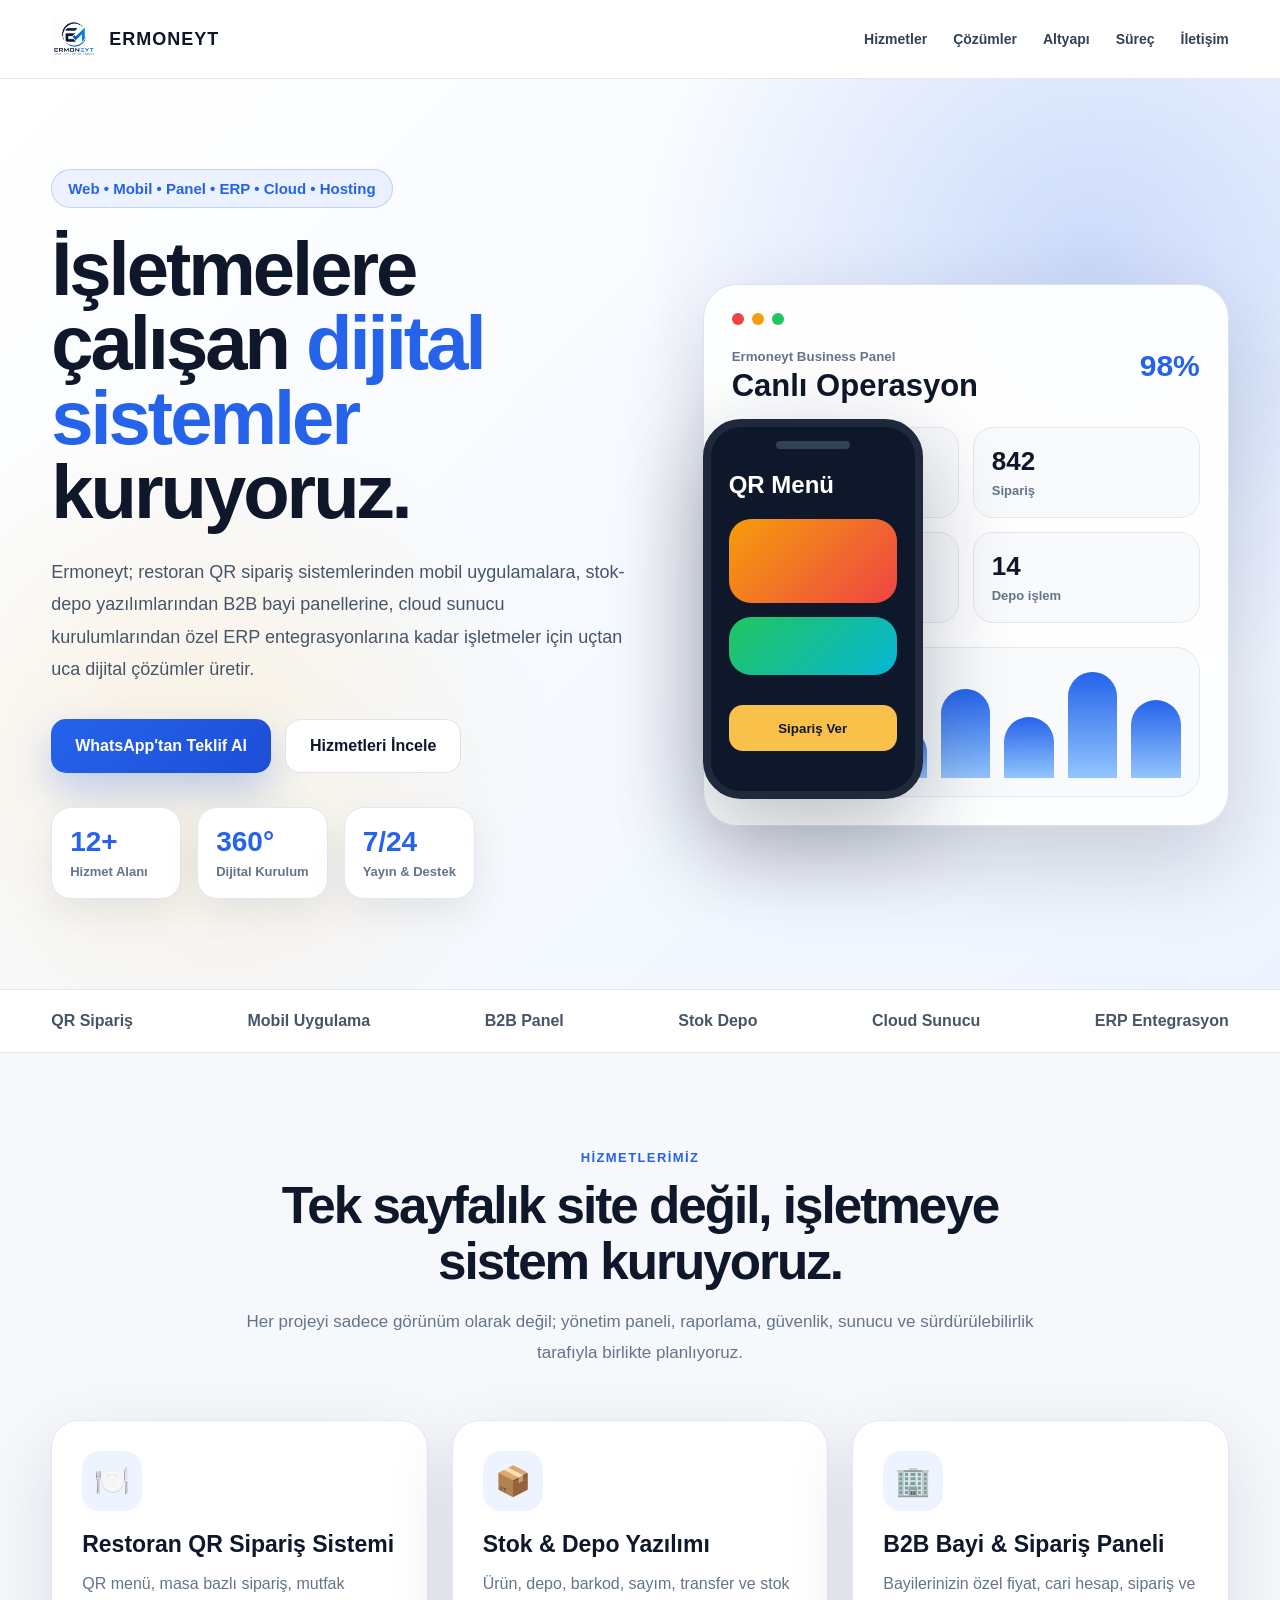
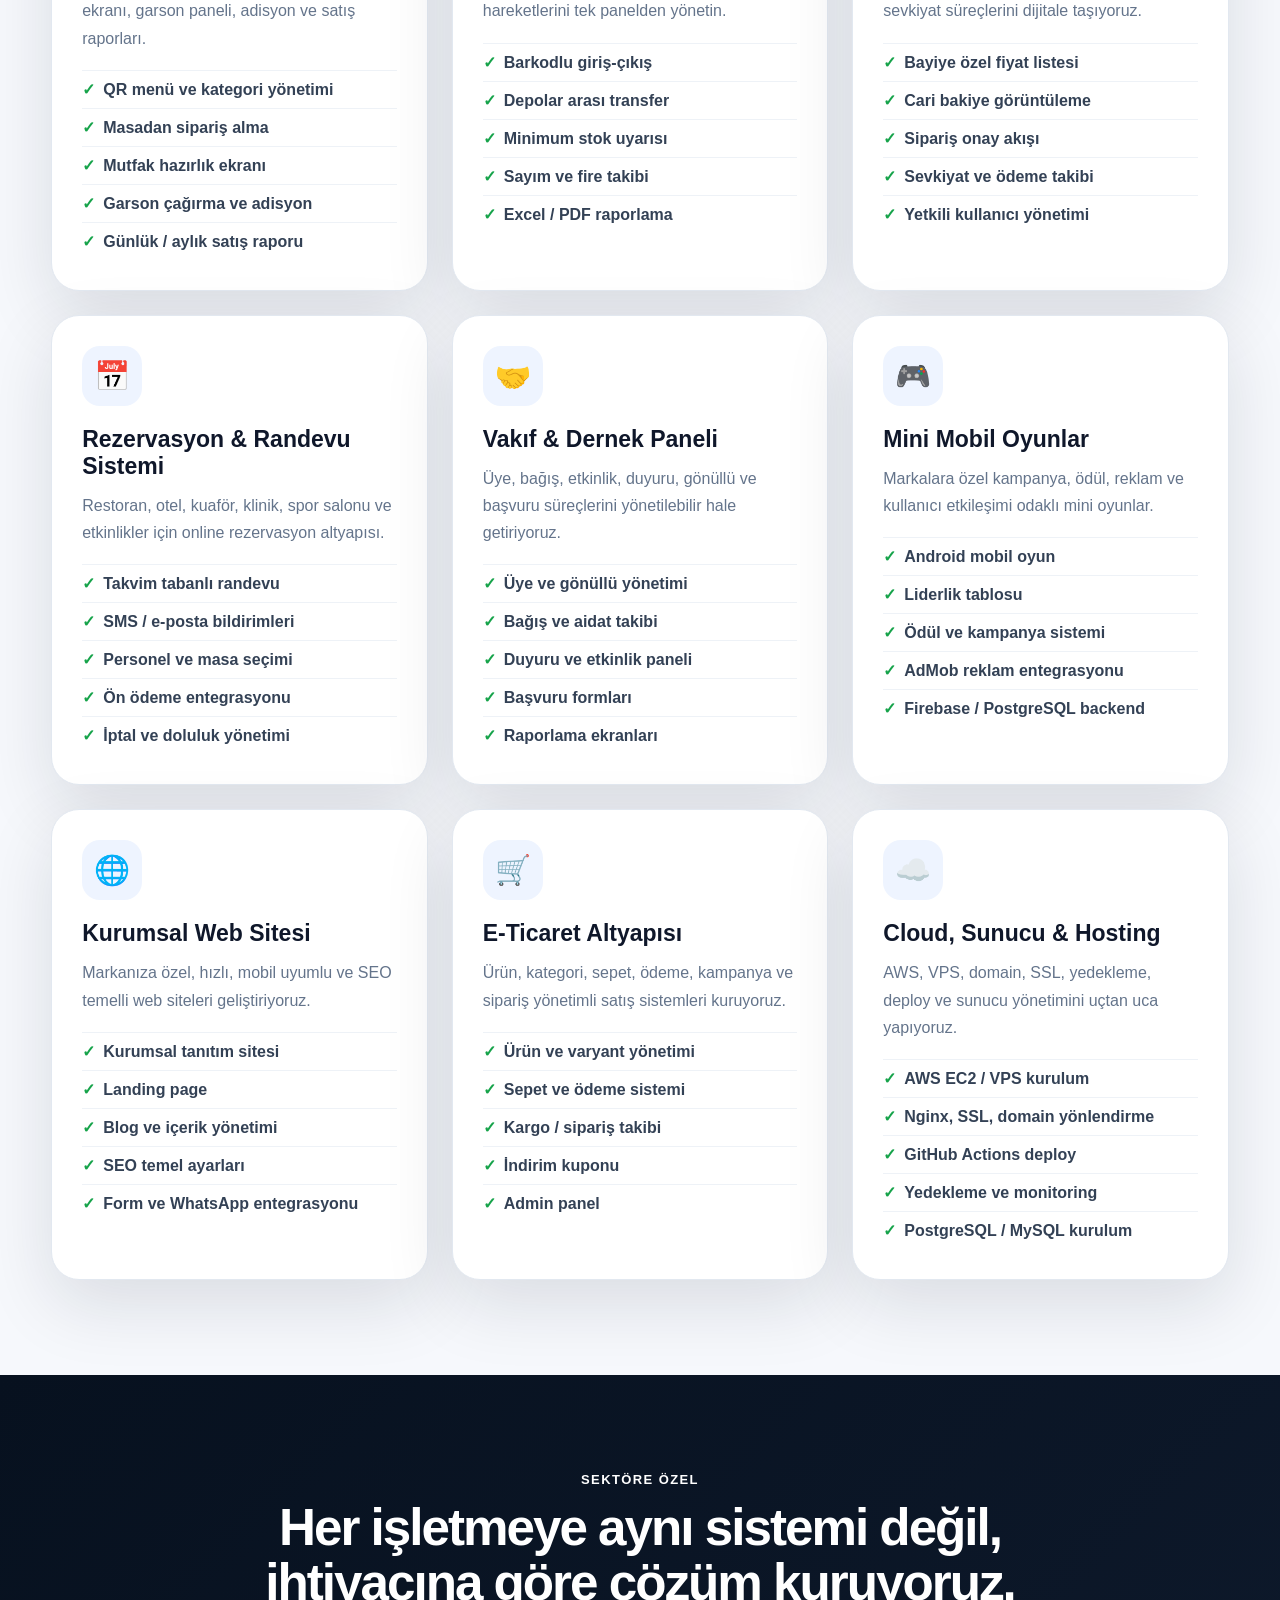
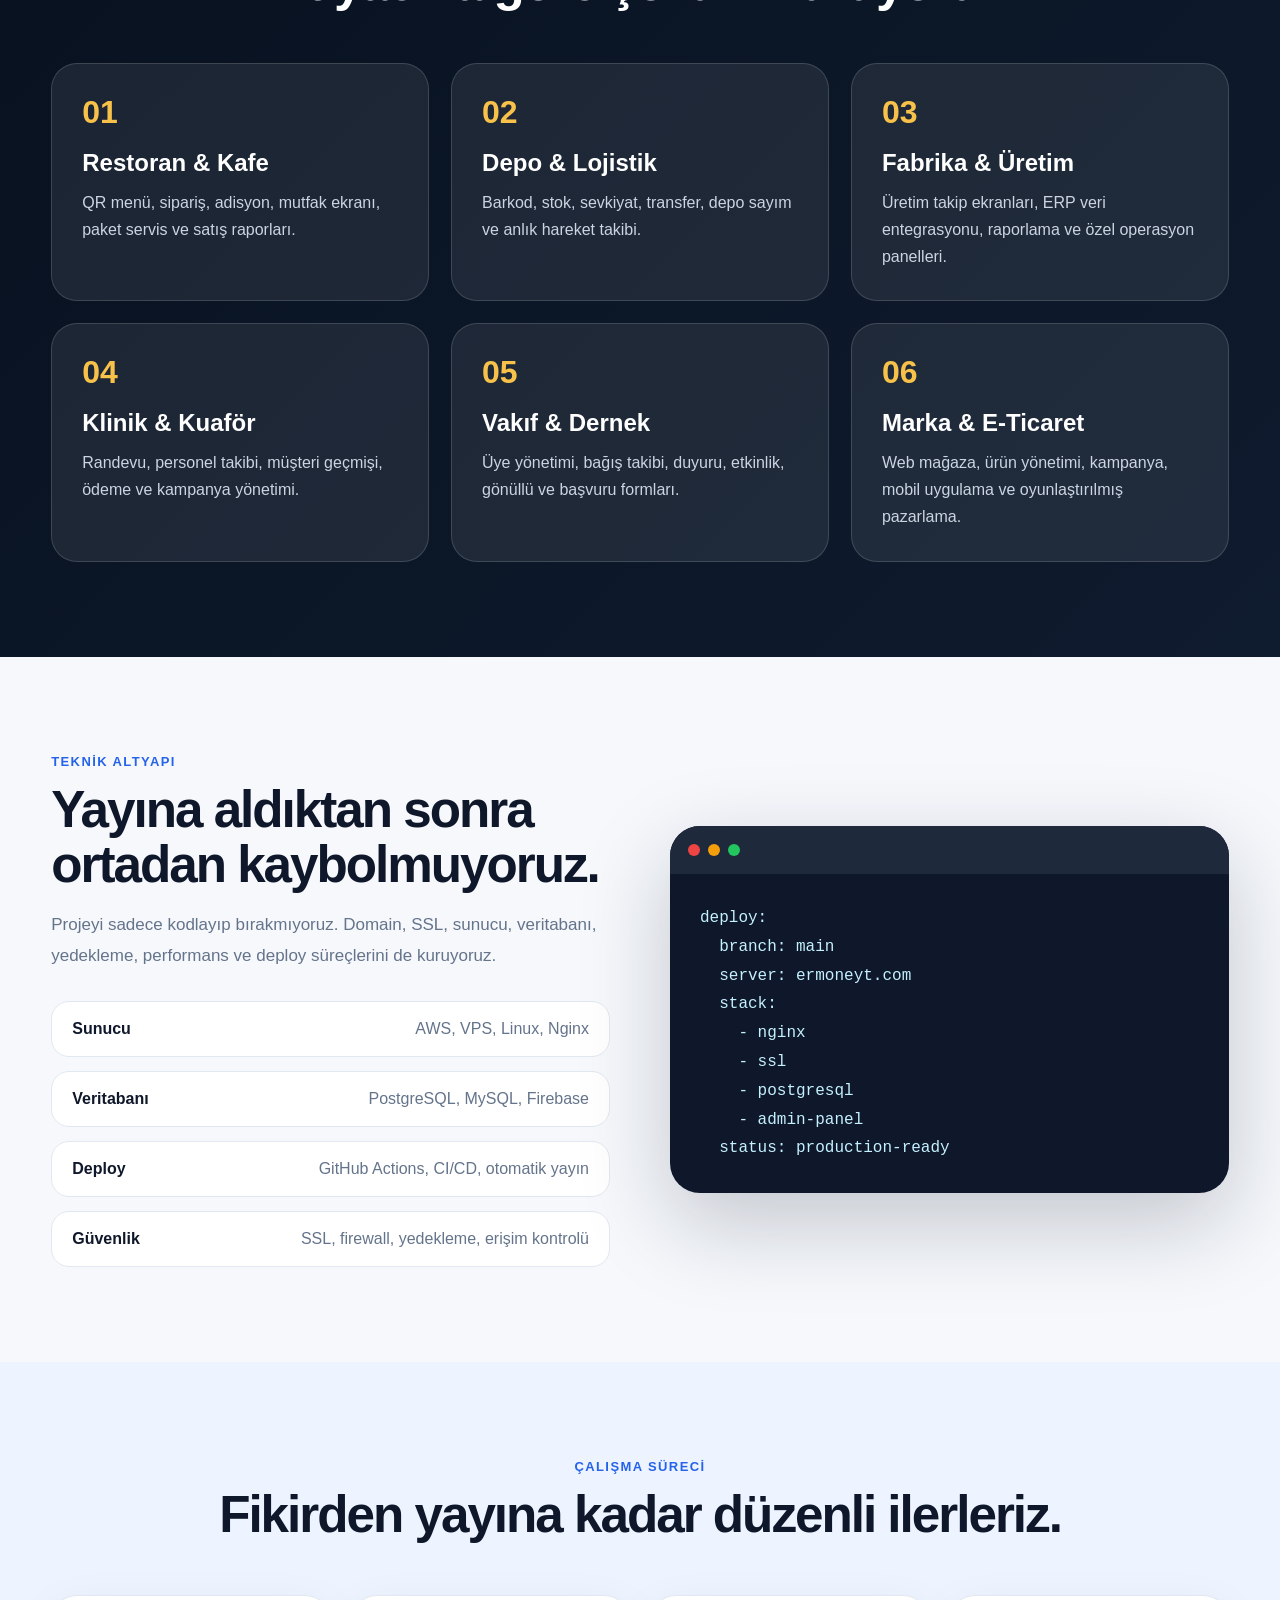
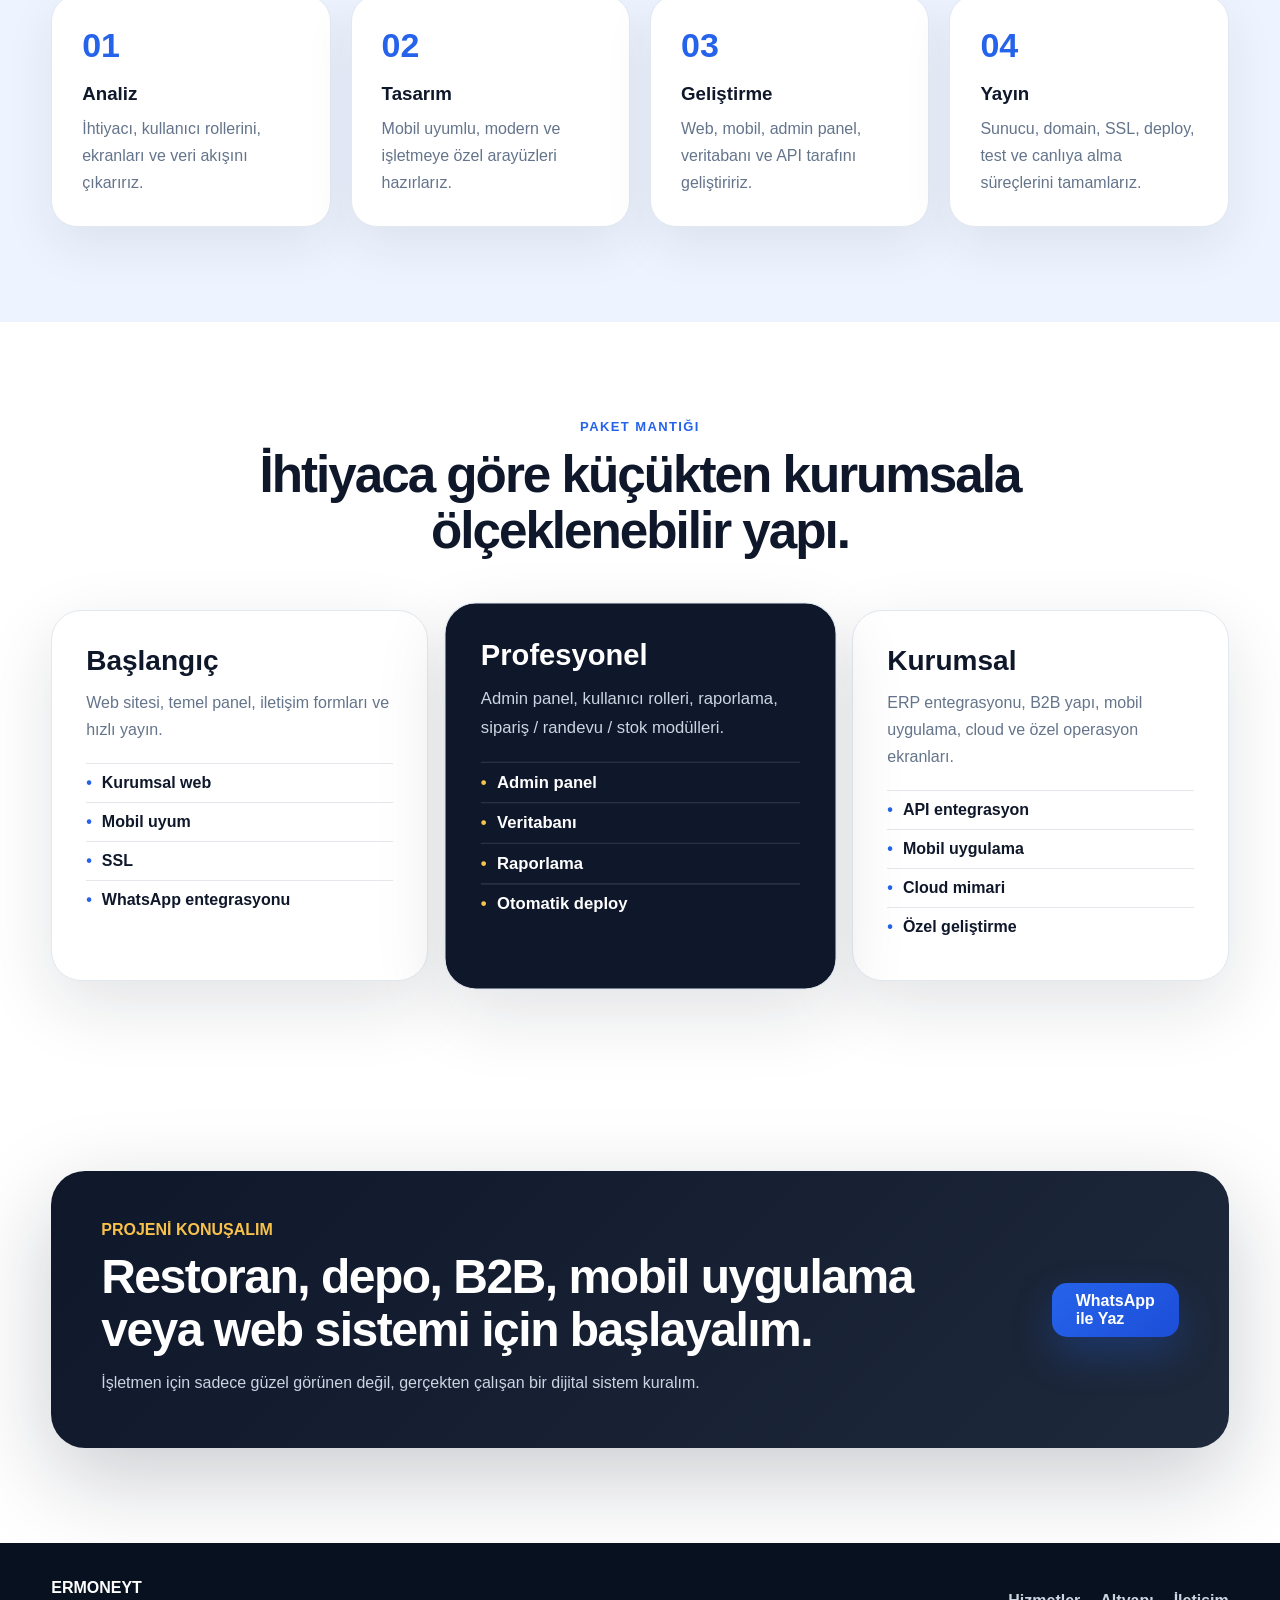
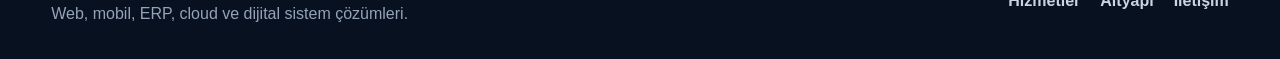
<file: index.html>
<!DOCTYPE html>
<html lang="tr">
<head>
  <meta charset="UTF-8" />
  <meta name="viewport" content="width=device-width, initial-scale=1.0" />

  <title>Ermoneyt | Web, Mobil, ERP, Cloud ve Dijital Sistemler</title>
  <meta name="description" content="Ermoneyt; restoran QR sipariş sistemleri, web siteleri, mobil uygulamalar, stok-depo yazılımları, B2B paneller, rezervasyon sistemleri, cloud ve sunucu çözümleri geliştirir.">
  <link rel="icon" href="/logo.png" type="image/png">
  <link rel="shortcut icon" href="/logo.png">
  
  <script type="application/ld+json">
  {
    "@context": "https://schema.org",
    "@type": "Organization",
    "name": "Ermoneyt",
    "url": "https://www.ermoneyt.com",
    "logo": "https://www.ermoneyt.com/logo.png"
  }
  </script>
  <link rel="stylesheet" href="css/style.css" />
</head>

<body>

<header class="site-header">
  <div class="container nav">
    <a class="brand" href="index.html">
      <img src="logo.png" alt="Ermoneyt Logo">
      <span>ERMONEYT</span>
    </a>

    <button class="menu-btn" id="menuBtn">☰</button>

    <nav id="navMenu">
      <a href="#hizmetler">Hizmetler</a>
      <a href="#cozumler">Çözümler</a>
      <a href="#altyapi">Altyapı</a>
      <a href="#surec">Süreç</a>
      <a href="#iletisim">İletişim</a>
    </nav>
  </div>
</header>

<section class="hero">
  <div class="container hero-grid">

    <div class="hero-content">
      <div class="badge">Web • Mobil • Panel • ERP • Cloud • Hosting</div>

      <h1>
        İşletmelere çalışan
        <span>dijital sistemler</span>
        kuruyoruz.
      </h1>

      <p>
        Ermoneyt; restoran QR sipariş sistemlerinden mobil uygulamalara,
        stok-depo yazılımlarından B2B bayi panellerine, cloud sunucu
        kurulumlarından özel ERP entegrasyonlarına kadar işletmeler için
        uçtan uca dijital çözümler üretir.
      </p>

      <div class="hero-actions">
        <a class="btn primary" href="https://wa.me/905511620693" target="_blank">
          WhatsApp'tan Teklif Al
        </a>
        <a class="btn secondary" href="#hizmetler">
          Hizmetleri İncele
        </a>
      </div>

      <div class="stats">
        <div>
          <b>12+</b>
          <span>Hizmet Alanı</span>
        </div>
        <div>
          <b>360°</b>
          <span>Dijital Kurulum</span>
        </div>
        <div>
          <b>7/24</b>
          <span>Yayın & Destek</span>
        </div>
      </div>
    </div>

    <div class="hero-visual">
      <div class="dashboard-card">
        <div class="dash-top">
          <span></span>
          <span></span>
          <span></span>
        </div>

        <div class="dash-title">
          <div>
            <small>Ermoneyt Business Panel</small>
            <h3>Canlı Operasyon</h3>
          </div>
          <strong>98%</strong>
        </div>

        <div class="dash-grid">
          <div class="metric">
            <b>₺128K</b>
            <span>Aylık satış</span>
          </div>
          <div class="metric">
            <b>842</b>
            <span>Sipariş</span>
          </div>
          <div class="metric">
            <b>36</b>
            <span>Aktif bayi</span>
          </div>
          <div class="metric">
            <b>14</b>
            <span>Depo işlem</span>
          </div>
        </div>

        <div class="chart">
          <i style="height:35%"></i>
          <i style="height:65%"></i>
          <i style="height:45%"></i>
          <i style="height:80%"></i>
          <i style="height:55%"></i>
          <i style="height:95%"></i>
          <i style="height:70%"></i>
        </div>
      </div>

      <div class="phone-card">
        <div class="phone-notch"></div>
        <h4>QR Menü</h4>
        <div class="food-line"></div>
        <div class="food-line small"></div>
        <button>Sipariş Ver</button>
      </div>
    </div>

  </div>
</section>

<section class="logos">
  <div class="container logo-strip">
    <span>QR Sipariş</span>
    <span>Mobil Uygulama</span>
    <span>B2B Panel</span>
    <span>Stok Depo</span>
    <span>Cloud Sunucu</span>
    <span>ERP Entegrasyon</span>
  </div>
</section>

<section id="hizmetler" class="section">
  <div class="container">

    <div class="section-head">
      <span>Hizmetlerimiz</span>
      <h2>Tek sayfalık site değil, işletmeye sistem kuruyoruz.</h2>
      <p>
        Her projeyi sadece görünüm olarak değil; yönetim paneli, raporlama,
        güvenlik, sunucu ve sürdürülebilirlik tarafıyla birlikte planlıyoruz.
      </p>
    </div>

    <div class="service-grid">

      <a class="service-card" href="hizmetler/restoran.html">
        <div class="icon">🍽️</div>
        <h3>Restoran QR Sipariş Sistemi</h3>
        <p>QR menü, masa bazlı sipariş, mutfak ekranı, garson paneli, adisyon ve satış raporları.</p>
        <ul>
          <li>QR menü ve kategori yönetimi</li>
          <li>Masadan sipariş alma</li>
          <li>Mutfak hazırlık ekranı</li>
          <li>Garson çağırma ve adisyon</li>
          <li>Günlük / aylık satış raporu</li>
        </ul>
      </a>

      <a class="service-card" href="hizmetler/stok.html">
        <div class="icon">📦</div>
        <h3>Stok & Depo Yazılımı</h3>
        <p>Ürün, depo, barkod, sayım, transfer ve stok hareketlerini tek panelden yönetin.</p>
        <ul>
          <li>Barkodlu giriş-çıkış</li>
          <li>Depolar arası transfer</li>
          <li>Minimum stok uyarısı</li>
          <li>Sayım ve fire takibi</li>
          <li>Excel / PDF raporlama</li>
        </ul>
      </a>

      <a class="service-card" href="hizmetler/b2b.html">
        <div class="icon">🏢</div>
        <h3>B2B Bayi & Sipariş Paneli</h3>
        <p>Bayilerinizin özel fiyat, cari hesap, sipariş ve sevkiyat süreçlerini dijitale taşıyoruz.</p>
        <ul>
          <li>Bayiye özel fiyat listesi</li>
          <li>Cari bakiye görüntüleme</li>
          <li>Sipariş onay akışı</li>
          <li>Sevkiyat ve ödeme takibi</li>
          <li>Yetkili kullanıcı yönetimi</li>
        </ul>
      </a>

      <a class="service-card" href="hizmetler/rezervasyon.html">
        <div class="icon">📅</div>
        <h3>Rezervasyon & Randevu Sistemi</h3>
        <p>Restoran, otel, kuaför, klinik, spor salonu ve etkinlikler için online rezervasyon altyapısı.</p>
        <ul>
          <li>Takvim tabanlı randevu</li>
          <li>SMS / e-posta bildirimleri</li>
          <li>Personel ve masa seçimi</li>
          <li>Ön ödeme entegrasyonu</li>
          <li>İptal ve doluluk yönetimi</li>
        </ul>
      </a>

      <a class="service-card" href="hizmetler/vakif.html">
        <div class="icon">🤝</div>
        <h3>Vakıf & Dernek Paneli</h3>
        <p>Üye, bağış, etkinlik, duyuru, gönüllü ve başvuru süreçlerini yönetilebilir hale getiriyoruz.</p>
        <ul>
          <li>Üye ve gönüllü yönetimi</li>
          <li>Bağış ve aidat takibi</li>
          <li>Duyuru ve etkinlik paneli</li>
          <li>Başvuru formları</li>
          <li>Raporlama ekranları</li>
        </ul>
      </a>

      <a class="service-card" href="hizmetler/mobil-oyun.html">
        <div class="icon">🎮</div>
        <h3>Mini Mobil Oyunlar</h3>
        <p>Markalara özel kampanya, ödül, reklam ve kullanıcı etkileşimi odaklı mini oyunlar.</p>
        <ul>
          <li>Android mobil oyun</li>
          <li>Liderlik tablosu</li>
          <li>Ödül ve kampanya sistemi</li>
          <li>AdMob reklam entegrasyonu</li>
          <li>Firebase / PostgreSQL backend</li>
        </ul>
      </a>

      <div class="service-card">
        <div class="icon">🌐</div>
        <h3>Kurumsal Web Sitesi</h3>
        <p>Markanıza özel, hızlı, mobil uyumlu ve SEO temelli web siteleri geliştiriyoruz.</p>
        <ul>
          <li>Kurumsal tanıtım sitesi</li>
          <li>Landing page</li>
          <li>Blog ve içerik yönetimi</li>
          <li>SEO temel ayarları</li>
          <li>Form ve WhatsApp entegrasyonu</li>
        </ul>
      </div>

      <div class="service-card">
        <div class="icon">🛒</div>
        <h3>E-Ticaret Altyapısı</h3>
        <p>Ürün, kategori, sepet, ödeme, kampanya ve sipariş yönetimli satış sistemleri kuruyoruz.</p>
        <ul>
          <li>Ürün ve varyant yönetimi</li>
          <li>Sepet ve ödeme sistemi</li>
          <li>Kargo / sipariş takibi</li>
          <li>İndirim kuponu</li>
          <li>Admin panel</li>
        </ul>
      </div>

      <div class="service-card">
        <div class="icon">☁️</div>
        <h3>Cloud, Sunucu & Hosting</h3>
        <p>AWS, VPS, domain, SSL, yedekleme, deploy ve sunucu yönetimini uçtan uca yapıyoruz.</p>
        <ul>
          <li>AWS EC2 / VPS kurulum</li>
          <li>Nginx, SSL, domain yönlendirme</li>
          <li>GitHub Actions deploy</li>
          <li>Yedekleme ve monitoring</li>
          <li>PostgreSQL / MySQL kurulum</li>
        </ul>
      </div>

    </div>
  </div>
</section>

<section id="cozumler" class="section dark">
  <div class="container">
    <div class="section-head light">
      <span>Sektöre Özel</span>
      <h2>Her işletmeye aynı sistemi değil, ihtiyacına göre çözüm kuruyoruz.</h2>
    </div>

    <div class="solution-grid">
      <div class="solution"><b>01</b><h3>Restoran & Kafe</h3><p>QR menü, sipariş, adisyon, mutfak ekranı, paket servis ve satış raporları.</p></div>
      <div class="solution"><b>02</b><h3>Depo & Lojistik</h3><p>Barkod, stok, sevkiyat, transfer, depo sayım ve anlık hareket takibi.</p></div>
      <div class="solution"><b>03</b><h3>Fabrika & Üretim</h3><p>Üretim takip ekranları, ERP veri entegrasyonu, raporlama ve özel operasyon panelleri.</p></div>
      <div class="solution"><b>04</b><h3>Klinik & Kuaför</h3><p>Randevu, personel takibi, müşteri geçmişi, ödeme ve kampanya yönetimi.</p></div>
      <div class="solution"><b>05</b><h3>Vakıf & Dernek</h3><p>Üye yönetimi, bağış takibi, duyuru, etkinlik, gönüllü ve başvuru formları.</p></div>
      <div class="solution"><b>06</b><h3>Marka & E-Ticaret</h3><p>Web mağaza, ürün yönetimi, kampanya, mobil uygulama ve oyunlaştırılmış pazarlama.</p></div>
    </div>
  </div>
</section>

<section id="altyapi" class="section">
  <div class="container tech-grid">
    <div>
      <div class="section-head left">
        <span>Teknik Altyapı</span>
        <h2>Yayına aldıktan sonra ortadan kaybolmuyoruz.</h2>
        <p>
          Projeyi sadece kodlayıp bırakmıyoruz. Domain, SSL, sunucu, veritabanı,
          yedekleme, performans ve deploy süreçlerini de kuruyoruz.
        </p>
      </div>

      <div class="tech-list">
        <div><strong>Sunucu</strong><span>AWS, VPS, Linux, Nginx</span></div>
        <div><strong>Veritabanı</strong><span>PostgreSQL, MySQL, Firebase</span></div>
        <div><strong>Deploy</strong><span>GitHub Actions, CI/CD, otomatik yayın</span></div>
        <div><strong>Güvenlik</strong><span>SSL, firewall, yedekleme, erişim kontrolü</span></div>
      </div>
    </div>

    <div class="code-card">
      <div class="code-top">
        <span></span>
        <span></span>
        <span></span>
      </div>
      <pre><code>deploy:
  branch: main
  server: ermoneyt.com
  stack:
    - nginx
    - ssl
    - postgresql
    - admin-panel
  status: production-ready</code></pre>
    </div>
  </div>
</section>

<section id="surec" class="section soft">
  <div class="container">
    <div class="section-head">
      <span>Çalışma Süreci</span>
      <h2>Fikirden yayına kadar düzenli ilerleriz.</h2>
    </div>

    <div class="process-grid">
      <div><b>01</b><h3>Analiz</h3><p>İhtiyacı, kullanıcı rollerini, ekranları ve veri akışını çıkarırız.</p></div>
      <div><b>02</b><h3>Tasarım</h3><p>Mobil uyumlu, modern ve işletmeye özel arayüzleri hazırlarız.</p></div>
      <div><b>03</b><h3>Geliştirme</h3><p>Web, mobil, admin panel, veritabanı ve API tarafını geliştiririz.</p></div>
      <div><b>04</b><h3>Yayın</h3><p>Sunucu, domain, SSL, deploy, test ve canlıya alma süreçlerini tamamlarız.</p></div>
    </div>
  </div>
</section>

<section class="section packages">
  <div class="container">
    <div class="section-head">
      <span>Paket Mantığı</span>
      <h2>İhtiyaca göre küçükten kurumsala ölçeklenebilir yapı.</h2>
    </div>

    <div class="package-grid">
      <div class="package">
        <h3>Başlangıç</h3>
        <p>Web sitesi, temel panel, iletişim formları ve hızlı yayın.</p>
        <ul>
          <li>Kurumsal web</li>
          <li>Mobil uyum</li>
          <li>SSL</li>
          <li>WhatsApp entegrasyonu</li>
        </ul>
      </div>

      <div class="package featured">
        <h3>Profesyonel</h3>
        <p>Admin panel, kullanıcı rolleri, raporlama, sipariş / randevu / stok modülleri.</p>
        <ul>
          <li>Admin panel</li>
          <li>Veritabanı</li>
          <li>Raporlama</li>
          <li>Otomatik deploy</li>
        </ul>
      </div>

      <div class="package">
        <h3>Kurumsal</h3>
        <p>ERP entegrasyonu, B2B yapı, mobil uygulama, cloud ve özel operasyon ekranları.</p>
        <ul>
          <li>API entegrasyon</li>
          <li>Mobil uygulama</li>
          <li>Cloud mimari</li>
          <li>Özel geliştirme</li>
        </ul>
      </div>
    </div>
  </div>
</section>

<section id="iletisim" class="section">
  <div class="container">
    <div class="cta">
      <div>
        <span>Projeni konuşalım</span>
        <h2>Restoran, depo, B2B, mobil uygulama veya web sistemi için başlayalım.</h2>
        <p>
          İşletmen için sadece güzel görünen değil, gerçekten çalışan bir dijital sistem kuralım.
        </p>
      </div>

      <a class="btn primary" href="https://wa.me/905511620693" target="_blank">
        WhatsApp ile Yaz
      </a>
    </div>
  </div>
</section>

<footer>
  <div class="container footer-grid">
    <div>
      <strong>ERMONEYT</strong>
      <p>Web, mobil, ERP, cloud ve dijital sistem çözümleri.</p>
    </div>

    <div>
      <a href="#hizmetler">Hizmetler</a>
      <a href="#altyapi">Altyapı</a>
      <a href="#iletisim">İletişim</a>
    </div>
  </div>
</footer>

<script>
  const menuBtn = document.getElementById("menuBtn");
  const navMenu = document.getElementById("navMenu");

  if (menuBtn && navMenu) {
    menuBtn.addEventListener("click", function () {
      navMenu.classList.toggle("active");
    });
  }
</script>

</body>
</html>
</file>
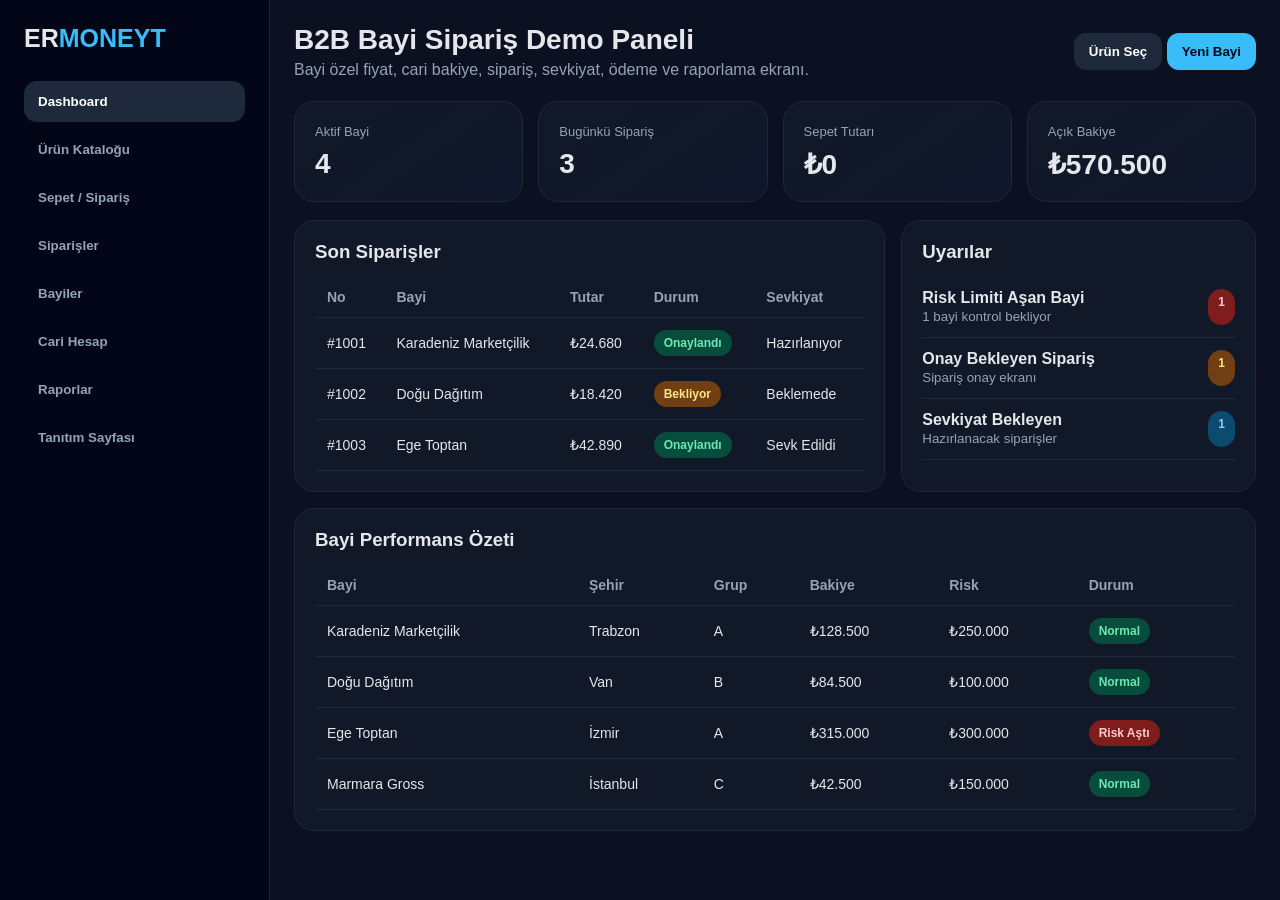
<file: demo/b2b/index.html>
<!DOCTYPE html>
<html lang="tr">
<head>
<meta charset="UTF-8">
<meta name="viewport" content="width=device-width,initial-scale=1.0">
<title>Ermoneyt B2B Bayi Demo Paneli</title>
<style>
*{box-sizing:border-box;margin:0;padding:0;font-family:Inter,Arial,sans-serif}
body{background:#0b1120;color:#e5e7eb}
.app{display:grid;grid-template-columns:270px 1fr;min-height:100vh}
aside{background:#020617;border-right:1px solid #1e293b;padding:24px;position:sticky;top:0;height:100vh}
.brand{font-size:25px;font-weight:900;margin-bottom:28px}
.brand span{color:#38bdf8}
.menu button{width:100%;text-align:left;background:transparent;border:0;color:#94a3b8;padding:13px 14px;border-radius:13px;margin-bottom:7px;font-weight:700;cursor:pointer}
.menu button.active,.menu button:hover{background:#1e293b;color:#fff}
main{padding:24px}
.top{display:flex;justify-content:space-between;gap:14px;align-items:center;margin-bottom:22px}
.top h1{font-size:28px}
.top p{color:#94a3b8;margin-top:5px}
.btn{border:0;border-radius:12px;padding:11px 15px;font-weight:800;cursor:pointer}
.primary{background:#38bdf8;color:#020617}
.darkbtn{background:#1e293b;color:#fff}
.greenbtn{background:#22c55e;color:#052e16}
.redbtn{background:#ef4444;color:white}
.cards{display:grid;grid-template-columns:repeat(4,1fr);gap:15px;margin-bottom:18px}
.card{background:linear-gradient(145deg,#111827,#0f172a);border:1px solid #1f2937;border-radius:20px;padding:20px}
.card span{color:#94a3b8;font-size:13px}
.card h2{font-size:28px;margin-top:8px}
.section{display:none}
.section.active{display:block}
.panel{background:#111827;border:1px solid #1f2937;border-radius:20px;padding:20px;margin-bottom:16px}
.panel h3{margin-bottom:14px}
.grid2{display:grid;grid-template-columns:1.25fr .75fr;gap:16px}
.grid3{display:grid;grid-template-columns:repeat(3,1fr);gap:12px}
.form{display:grid;grid-template-columns:repeat(4,1fr);gap:10px;margin-bottom:14px}
input,select{background:#020617;color:#e5e7eb;border:1px solid #334155;border-radius:12px;padding:12px;outline:none;width:100%}
table{width:100%;border-collapse:collapse}
th,td{text-align:left;padding:12px;border-bottom:1px solid #1f2937;font-size:14px}
th{color:#94a3b8}
.badge{padding:6px 10px;border-radius:999px;font-size:12px;font-weight:900;display:inline-block}
.ok{background:#064e3b;color:#6ee7b7}
.warn{background:#713f12;color:#fde68a}
.danger{background:#7f1d1d;color:#fecaca}
.blue{background:#0c4a6e;color:#7dd3fc}
.log{display:flex;justify-content:space-between;gap:8px;padding:12px 0;border-bottom:1px solid #1f2937}
.log small{color:#94a3b8}
.toast{position:fixed;right:20px;bottom:20px;background:#16a34a;color:white;padding:14px 18px;border-radius:14px;font-weight:800;display:none;z-index:99}
.modal{position:fixed;inset:0;background:rgba(0,0,0,.65);display:none;align-items:center;justify-content:center;padding:15px;z-index:50}
.modal-box{background:#111827;border:1px solid #334155;border-radius:22px;padding:22px;max-width:620px;width:100%}
.close{float:right;cursor:pointer;color:#94a3b8;font-size:22px}
.searchbar{display:grid;grid-template-columns:1fr 220px 160px;gap:10px;margin-bottom:14px}
.mini{font-size:12px;color:#94a3b8}
.mobile-menu{display:none;margin-bottom:15px}
.cart-item{display:flex;justify-content:space-between;gap:10px;border-bottom:1px solid #1f2937;padding:10px 0}
@media(max-width:1000px){
.app{grid-template-columns:1fr}
aside{display:none}
.mobile-menu{display:block}
.cards{grid-template-columns:1fr 1fr}
.grid2,.grid3,.form,.searchbar{grid-template-columns:1fr}
.top{display:block}
.top div:last-child{margin-top:12px}
}
@media(max-width:560px){
main{padding:14px}
.cards{grid-template-columns:1fr}
table{display:block;overflow:auto}
}
</style>
</head>
<body>

<div class="toast" id="toast">İşlem başarılı</div>

<div class="modal" id="dealerModal">
  <div class="modal-box">
    <span class="close" onclick="closeDealerModal()">×</span>
    <h3>Yeni Bayi Tanımı</h3>
    <div class="form" style="grid-template-columns:1fr 1fr">
      <input id="dealerName" placeholder="Bayi adı">
      <input id="dealerCity" placeholder="Şehir">
      <select id="dealerGroup">
        <option>A Grubu</option>
        <option>B Grubu</option>
        <option>C Grubu</option>
      </select>
      <input id="dealerLimit" type="number" placeholder="Risk limiti">
    </div>
    <button class="btn primary" onclick="saveDealer()">Bayiyi Kaydet</button>
  </div>
</div>

<div class="app">
<aside>
  <div class="brand">ER<span>MONEYT</span></div>
  <div class="menu">
    <button class="active" onclick="showTab('dashboard',this)">Dashboard</button>
    <button onclick="showTab('catalog',this)">Ürün Kataloğu</button>
    <button onclick="showTab('cart',this)">Sepet / Sipariş</button>
    <button onclick="showTab('orders',this)">Siparişler</button>
    <button onclick="showTab('dealers',this)">Bayiler</button>
    <button onclick="showTab('current',this)">Cari Hesap</button>
    <button onclick="showTab('reports',this)">Raporlar</button>
    <button onclick="location.href='https://ermoneyt.com/hizmetler/b2b.html'">Tanıtım Sayfası</button>
  </div>
</aside>

<main>
  <select class="mobile-menu" onchange="showTab(this.value,null)">
    <option value="dashboard">Dashboard</option>
    <option value="catalog">Ürün Kataloğu</option>
    <option value="cart">Sepet / Sipariş</option>
    <option value="orders">Siparişler</option>
    <option value="dealers">Bayiler</option>
    <option value="current">Cari Hesap</option>
    <option value="reports">Raporlar</option>
  </select>

  <div class="top">
    <div>
      <h1>B2B Bayi Sipariş Demo Paneli</h1>
      <p>Bayi özel fiyat, cari bakiye, sipariş, sevkiyat, ödeme ve raporlama ekranı.</p>
    </div>
    <div>
      <button class="btn darkbtn" onclick="showTab('catalog',null)">Ürün Seç</button>
      <button class="btn primary" onclick="openDealerModal()">Yeni Bayi</button>
    </div>
  </div>

  <div class="cards">
    <div class="card"><span>Aktif Bayi</span><h2 id="statDealers">0</h2></div>
    <div class="card"><span>Bugünkü Sipariş</span><h2 id="statOrders">0</h2></div>
    <div class="card"><span>Sepet Tutarı</span><h2 id="statCart">₺0</h2></div>
    <div class="card"><span>Açık Bakiye</span><h2 id="statBalance">₺0</h2></div>
  </div>

  <section id="dashboard" class="section active">
    <div class="grid2">
      <div class="panel">
        <h3>Son Siparişler</h3>
        <table>
          <thead><tr><th>No</th><th>Bayi</th><th>Tutar</th><th>Durum</th><th>Sevkiyat</th></tr></thead>
          <tbody id="lastOrders"></tbody>
        </table>
      </div>
      <div class="panel">
        <h3>Uyarılar</h3>
        <div id="alerts"></div>
      </div>
    </div>

    <div class="panel">
      <h3>Bayi Performans Özeti</h3>
      <table>
        <thead><tr><th>Bayi</th><th>Şehir</th><th>Grup</th><th>Bakiye</th><th>Risk</th><th>Durum</th></tr></thead>
        <tbody id="dealerSummary"></tbody>
      </table>
    </div>
  </section>

  <section id="catalog" class="section">
    <div class="panel">
      <h3>Ürün Kataloğu</h3>
      <div class="searchbar">
        <input id="searchProduct" onkeyup="renderCatalog()" placeholder="Ürün veya kod ara...">
        <select id="dealerPriceGroup" onchange="renderCatalog()">
          <option value="A">A Grubu Fiyat</option>
          <option value="B">B Grubu Fiyat</option>
          <option value="C">C Grubu Fiyat</option>
        </select>
        <button class="btn greenbtn" onclick="exportProducts()">CSV İndir</button>
      </div>
      <table>
        <thead><tr><th>Kod</th><th>Ürün</th><th>Stok</th><th>Liste</th><th>Bayi Fiyat</th><th>Adet</th><th>İşlem</th></tr></thead>
        <tbody id="catalogTable"></tbody>
      </table>
    </div>
  </section>

  <section id="cart" class="section">
    <div class="grid2">
      <div class="panel">
        <h3>Sepet</h3>
        <div id="cartList"></div>
      </div>
      <div class="panel">
        <h3>Sipariş Özeti</h3>
        <select id="selectedDealer"></select><br><br>
        <p class="mini">Ara Toplam</p>
        <h2 id="cartSubtotal">₺0</h2><br>
        <p class="mini">KDV Dahil Tahmini Toplam</p>
        <h2 id="cartTotal">₺0</h2><br>
        <button class="btn primary" onclick="createOrder()">Siparişi Oluştur</button>
      </div>
    </div>
  </section>

  <section id="orders" class="section">
    <div class="panel">
      <h3>Sipariş Yönetimi</h3>
      <table>
        <thead><tr><th>No</th><th>Tarih</th><th>Bayi</th><th>Tutar</th><th>Durum</th><th>Sevkiyat</th><th>İşlem</th></tr></thead>
        <tbody id="ordersTable"></tbody>
      </table>
    </div>
  </section>

  <section id="dealers" class="section">
    <div class="panel">
      <h3>Bayi Listesi</h3>
      <table>
        <thead><tr><th>Bayi</th><th>Şehir</th><th>Grup</th><th>Bakiye</th><th>Limit</th><th>Durum</th></tr></thead>
        <tbody id="dealersTable"></tbody>
      </table>
    </div>
  </section>

  <section id="current" class="section">
    <div class="panel">
      <h3>Cari Hesap Ekstresi</h3>
      <select id="currentDealer" onchange="renderCurrent()"></select><br><br>
      <table>
        <thead><tr><th>Tarih</th><th>İşlem</th><th>Borç</th><th>Alacak</th><th>Bakiye</th></tr></thead>
        <tbody id="currentTable"></tbody>
      </table>
    </div>
  </section>

  <section id="reports" class="section">
    <div class="grid3">
      <div class="panel">
        <h3>Bayi Ciro Raporu</h3>
        <p class="mini">Bayi bazlı sipariş toplamları.</p><br>
        <button class="btn primary" onclick="reportDealerTurnover()">Raporla</button>
      </div>
      <div class="panel">
        <h3>Sevkiyat Raporu</h3>
        <p class="mini">Hazırlanıyor / sevk edildi / teslim edildi.</p><br>
        <button class="btn darkbtn" onclick="reportShipping()">Raporla</button>
      </div>
      <div class="panel">
        <h3>Risk Raporu</h3>
        <p class="mini">Risk limitini aşan bayiler.</p><br>
        <button class="btn redbtn" onclick="reportRisk()">Raporla</button>
      </div>
    </div>
    <div class="panel">
      <h3>Rapor Sonucu</h3>
      <div id="reportResult" class="mini">Rapor seçiniz.</div>
    </div>
  </section>
</main>
</div>

<script>
let dealers=[
{id:1,name:"Karadeniz Marketçilik",city:"Trabzon",group:"A",balance:128500,limit:250000},
{id:2,name:"Doğu Dağıtım",city:"Van",group:"B",balance:84500,limit:100000},
{id:3,name:"Ege Toptan",city:"İzmir",group:"A",balance:315000,limit:300000},
{id:4,name:"Marmara Gross",city:"İstanbul",group:"C",balance:42500,limit:150000}
];

let products=[
{code:"B2B-1001",name:"Doğal Sabun 3'lü Paket",stock:840,list:180,A:145,B:155,C:165},
{code:"B2B-1002",name:"Duş Jeli 500 ML",stock:420,list:220,A:178,B:190,C:205},
{code:"B2B-1003",name:"Güneş Kremi SPF50",stock:160,list:360,A:295,B:315,C:335},
{code:"B2B-1004",name:"Cilt Maskesi",stock:90,list:140,A:105,B:115,C:125},
{code:"B2B-1005",name:"Dudak Koruyucu",stock:1200,list:75,A:52,B:58,C:64},
{code:"B2B-1006",name:"Tüy Dökücü Krem",stock:250,list:210,A:168,B:182,C:195}
];

let cart=[];
let orders=[
{id:1001,date:"04.05.2026",dealer:"Karadeniz Marketçilik",total:24680,status:"Onaylandı",ship:"Hazırlanıyor"},
{id:1002,date:"04.05.2026",dealer:"Doğu Dağıtım",total:18420,status:"Bekliyor",ship:"Beklemede"},
{id:1003,date:"03.05.2026",dealer:"Ege Toptan",total:42890,status:"Onaylandı",ship:"Sevk Edildi"}
];

let currentRows=[
{dealer:"Karadeniz Marketçilik",date:"01.05.2026",text:"Açılış Bakiyesi",debt:120000,credit:0,balance:120000},
{dealer:"Karadeniz Marketçilik",date:"04.05.2026",text:"Sipariş",debt:24680,credit:0,balance:144680},
{dealer:"Karadeniz Marketçilik",date:"04.05.2026",text:"Ödeme",debt:0,credit:16180,balance:128500},
{dealer:"Doğu Dağıtım",date:"02.05.2026",text:"Sipariş",debt:18420,credit:0,balance:84500},
{dealer:"Ege Toptan",date:"03.05.2026",text:"Sipariş",debt:42890,credit:0,balance:315000}
];

function money(n){return "₺"+Number(n).toLocaleString("tr-TR")}
function toast(msg){let t=document.getElementById("toast");t.innerText=msg;t.style.display="block";setTimeout(()=>t.style.display="none",1600)}
function riskBadge(d){return d.balance>d.limit?'<span class="badge danger">Risk Aştı</span>':'<span class="badge ok">Normal</span>'}
function orderBadge(s){return s==="Onaylandı"?'<span class="badge ok">Onaylandı</span>':s==="Bekliyor"?'<span class="badge warn">Bekliyor</span>':'<span class="badge blue">'+s+'</span>'}

function showTab(id,btn){
document.querySelectorAll(".section").forEach(s=>s.classList.remove("active"));
document.getElementById(id).classList.add("active");
document.querySelectorAll(".menu button").forEach(b=>b.classList.remove("active"));
if(btn)btn.classList.add("active");
}

function renderStats(){
document.getElementById("statDealers").innerText=dealers.length;
document.getElementById("statOrders").innerText=orders.length;
document.getElementById("statCart").innerText=money(cart.reduce((a,b)=>a+b.total,0));
document.getElementById("statBalance").innerText=money(dealers.reduce((a,b)=>a+b.balance,0));
}

function renderCatalog(){
let q=(document.getElementById("searchProduct")?.value||"").toLowerCase();
let g=document.getElementById("dealerPriceGroup")?.value||"A";
let rows=products.filter(p=>p.name.toLowerCase().includes(q)||p.code.toLowerCase().includes(q));
document.getElementById("catalogTable").innerHTML=rows.map(p=>`
<tr>
<td>${p.code}</td><td>${p.name}</td><td>${p.stock}</td><td>${money(p.list)}</td><td>${money(p[g])}</td>
<td><input id="qty_${p.code}" type="number" value="1" min="1"></td>
<td><button class="btn primary" onclick="addToCart('${p.code}')">Sepete Ekle</button></td>
</tr>`).join("");
}

function addToCart(code){
let g=document.getElementById("dealerPriceGroup").value;
let p=products.find(x=>x.code===code);
let qty=Number(document.getElementById("qty_"+code).value);
if(!qty||qty<=0){toast("Adet hatalı");return}
let existing=cart.find(x=>x.code===code);
if(existing){existing.qty+=qty;existing.total=existing.qty*existing.price}
else cart.push({code:p.code,name:p.name,qty,price:p[g],total:qty*p[g]});
refresh();
toast("Ürün sepete eklendi");
}

function renderCart(){
document.getElementById("cartList").innerHTML=cart.length?cart.map(c=>`
<div class="cart-item">
<div><b>${c.name}</b><br><small>${c.qty} adet x ${money(c.price)}</small></div>
<div><b>${money(c.total)}</b><br><button class="btn redbtn" onclick="removeCart('${c.code}')">Sil</button></div>
</div>`).join(""):"Sepet boş.";
let sub=cart.reduce((a,b)=>a+b.total,0);
document.getElementById("cartSubtotal").innerText=money(sub);
document.getElementById("cartTotal").innerText=money(sub*1.20);
}

function removeCart(code){cart=cart.filter(x=>x.code!==code);refresh();toast("Sepetten silindi")}

function renderDealerSelects(){
let opts=dealers.map(d=>`<option value="${d.id}">${d.name}</option>`).join("");
document.getElementById("selectedDealer").innerHTML=opts;
document.getElementById("currentDealer").innerHTML=opts;
}

function createOrder(){
if(cart.length===0){toast("Sepet boş");return}
let dealer=dealers.find(d=>d.id==document.getElementById("selectedDealer").value);
let sub=cart.reduce((a,b)=>a+b.total,0);
let total=Math.round(sub*1.20);
orders.unshift({id:1000+orders.length+1,date:new Date().toLocaleDateString("tr-TR"),dealer:dealer.name,total,status:"Bekliyor",ship:"Beklemede"});
dealer.balance+=total;
currentRows.push({dealer:dealer.name,date:new Date().toLocaleDateString("tr-TR"),text:"Yeni Sipariş",debt:total,credit:0,balance:dealer.balance});
cart=[];
refresh();
showTab("orders",null);
toast("Sipariş oluşturuldu");
}

function renderOrders(){
document.getElementById("ordersTable").innerHTML=orders.map(o=>`
<tr>
<td>#${o.id}</td><td>${o.date}</td><td>${o.dealer}</td><td>${money(o.total)}</td><td>${orderBadge(o.status)}</td><td>${o.ship}</td>
<td>
<button class="btn greenbtn" onclick="approveOrder(${o.id})">Onayla</button>
<button class="btn darkbtn" onclick="shipOrder(${o.id})">Sevk</button>
</td>
</tr>`).join("");
document.getElementById("lastOrders").innerHTML=orders.slice(0,5).map(o=>`
<tr><td>#${o.id}</td><td>${o.dealer}</td><td>${money(o.total)}</td><td>${orderBadge(o.status)}</td><td>${o.ship}</td></tr>
`).join("");
}

function approveOrder(id){let o=orders.find(x=>x.id===id);o.status="Onaylandı";refresh();toast("Sipariş onaylandı")}
function shipOrder(id){let o=orders.find(x=>x.id===id);o.ship=o.ship==="Sevk Edildi"?"Teslim Edildi":"Sevk Edildi";refresh();toast("Sevkiyat durumu güncellendi")}

function renderDealers(){
let rows=dealers.map(d=>`
<tr><td>${d.name}</td><td>${d.city}</td><td>${d.group}</td><td>${money(d.balance)}</td><td>${money(d.limit)}</td><td>${riskBadge(d)}</td></tr>
`).join("");
document.getElementById("dealersTable").innerHTML=rows;
document.getElementById("dealerSummary").innerHTML=rows;
}

function renderCurrent(){
let dealer=dealers.find(d=>d.id==document.getElementById("currentDealer").value);
let rows=currentRows.filter(r=>r.dealer===dealer.name);
document.getElementById("currentTable").innerHTML=rows.map(r=>`
<tr><td>${r.date}</td><td>${r.text}</td><td>${r.debt?money(r.debt):"-"}</td><td>${r.credit?money(r.credit):"-"}</td><td>${money(r.balance)}</td></tr>
`).join("")||"<tr><td colspan='5'>Ekstre bulunamadı.</td></tr>";
}

function renderAlerts(){
let risk=dealers.filter(d=>d.balance>d.limit);
let pending=orders.filter(o=>o.status==="Bekliyor");
document.getElementById("alerts").innerHTML=
`<div class="log"><div><b>Risk Limiti Aşan Bayi</b><br><small>${risk.length} bayi kontrol bekliyor</small></div><span class="badge danger">${risk.length}</span></div>
<div class="log"><div><b>Onay Bekleyen Sipariş</b><br><small>Sipariş onay ekranı</small></div><span class="badge warn">${pending.length}</span></div>
<div class="log"><div><b>Sevkiyat Bekleyen</b><br><small>Hazırlanacak siparişler</small></div><span class="badge blue">${orders.filter(o=>o.ship==="Beklemede").length}</span></div>`;
}

function openDealerModal(){document.getElementById("dealerModal").style.display="flex"}
function closeDealerModal(){document.getElementById("dealerModal").style.display="none"}

function saveDealer(){
let name=document.getElementById("dealerName").value.trim();
let city=document.getElementById("dealerCity").value.trim();
let group=document.getElementById("dealerGroup").value[0];
let limit=Number(document.getElementById("dealerLimit").value);
if(!name||!city||!limit){toast("Eksik bilgi var");return}
dealers.push({id:Date.now(),name,city,group,balance:0,limit});
closeDealerModal();
refresh();
toast("Yeni bayi oluşturuldu");
}

function reportDealerTurnover(){
let html=dealers.map(d=>{
let total=orders.filter(o=>o.dealer===d.name).reduce((a,b)=>a+b.total,0);
return `<div class="log"><b>${d.name}</b><span>${money(total)}</span></div>`;
}).join("");
document.getElementById("reportResult").innerHTML=html;
}

function reportShipping(){
let groups=["Beklemede","Hazırlanıyor","Sevk Edildi","Teslim Edildi"];
document.getElementById("reportResult").innerHTML=groups.map(g=>`
<div class="log"><b>${g}</b><span>${orders.filter(o=>o.ship===g).length} sipariş</span></div>
`).join("");
}

function reportRisk(){
let risk=dealers.filter(d=>d.balance>d.limit);
document.getElementById("reportResult").innerHTML=risk.length?risk.map(d=>`
<div class="log"><b>${d.name}</b><span>${money(d.balance)} / ${money(d.limit)}</span></div>
`).join(""):"Risk aşımı yok.";
}

function exportProducts(){
let csv="Kod,Urun,Stok,Liste,A,B,C\n";
products.forEach(p=>csv+=`${p.code},${p.name},${p.stock},${p.list},${p.A},${p.B},${p.C}\n`);
let blob=new Blob([csv],{type:"text/csv;charset=utf-8"});
let url=URL.createObjectURL(blob);
let a=document.createElement("a");
a.href=url;
a.download="ermoneyt-b2b-urun-listesi.csv";
a.click();
URL.revokeObjectURL(url);
}

function refresh(){
renderStats();
renderCatalog();
renderCart();
renderDealerSelects();
renderOrders();
renderDealers();
renderCurrent();
renderAlerts();
}
refresh();
</script>

</body>
</html>
</file>
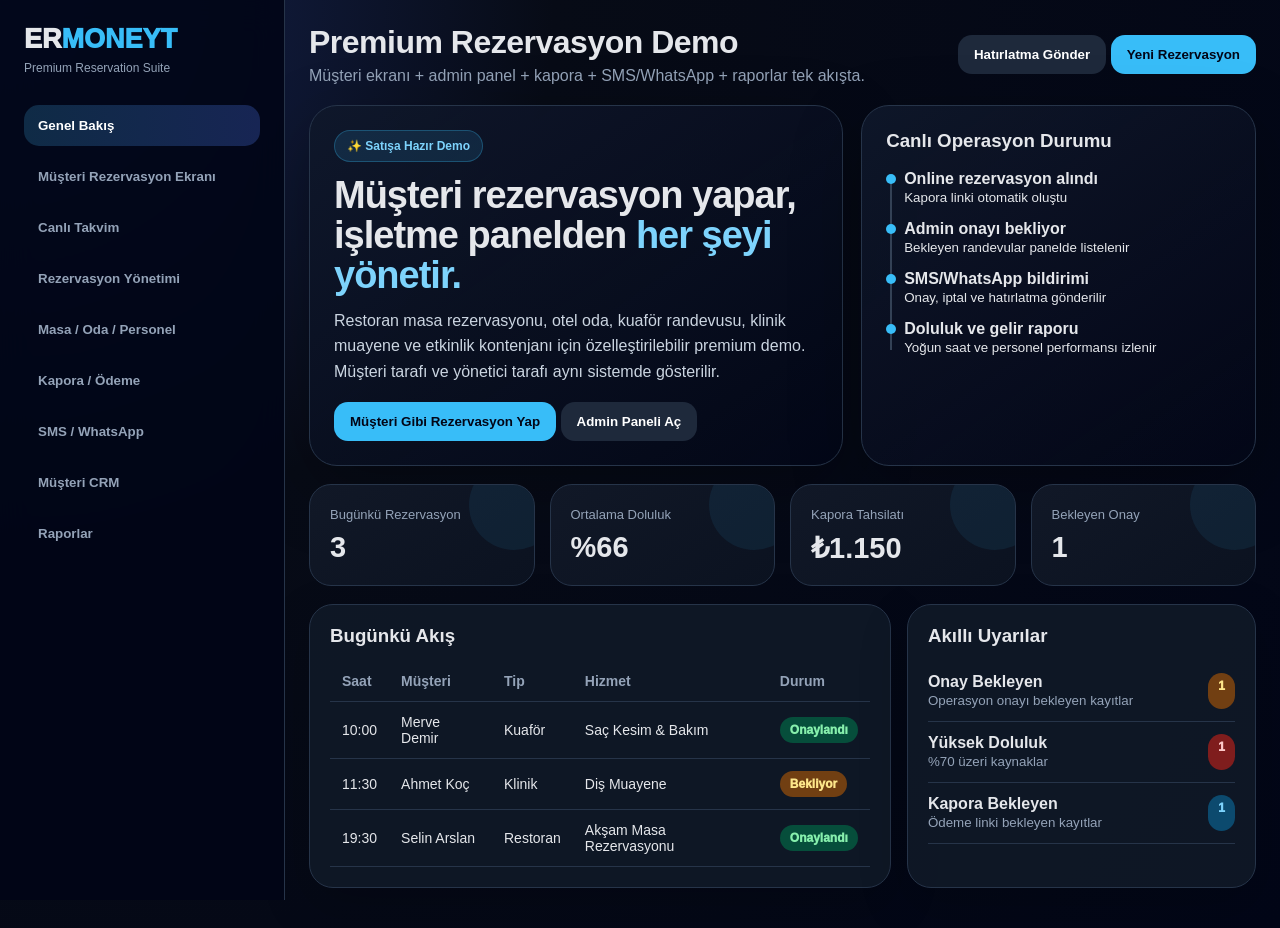
<file: demo/rezervasyon/index.html>
<!DOCTYPE html>
<html lang="tr">
<head>
<meta charset="UTF-8">
<meta name="viewport" content="width=device-width,initial-scale=1.0">
<title>Ermoneyt Premium Rezervasyon Demo</title>
<style>
*{box-sizing:border-box;margin:0;padding:0;font-family:Inter,Arial,sans-serif}
:root{--bg:#070b16;--panel:#101827;--panel2:#0f172a;--line:#263449;--text:#e5e7eb;--muted:#94a3b8;--cyan:#38bdf8;--green:#22c55e;--red:#ef4444;--orange:#f59e0b;--purple:#a855f7}
body{background:radial-gradient(circle at top left,#172554 0,#070b16 35%,#020617 100%);color:var(--text)}
.app{display:grid;grid-template-columns:285px 1fr;min-height:100vh}
aside{background:rgba(2,6,23,.92);border-right:1px solid var(--line);padding:24px;position:sticky;top:0;height:100vh;backdrop-filter:blur(16px)}
.brand{font-size:27px;font-weight:950;margin-bottom:6px}.brand span{color:var(--cyan)}
.brand-sub{color:var(--muted);font-size:12px;margin-bottom:25px}
.menu button{width:100%;border:0;background:transparent;color:var(--muted);padding:13px 14px;margin:5px 0;border-radius:15px;text-align:left;font-weight:850;cursor:pointer}
.menu button.active,.menu button:hover{background:linear-gradient(90deg,#0f2b46,#172554);color:white}
main{padding:24px}
.mobile-menu{display:none;margin-bottom:14px}
.top{display:flex;justify-content:space-between;gap:16px;align-items:center;margin-bottom:20px}
.top h1{font-size:32px;letter-spacing:-.5px}.top p{color:var(--muted);margin-top:6px}
.btn{border:0;border-radius:14px;padding:12px 16px;font-weight:900;cursor:pointer;transition:.2s}
.btn:hover{transform:translateY(-1px);filter:brightness(1.08)}
.primary{background:var(--cyan);color:#020617}.dark{background:#1e293b;color:white}.green{background:var(--green);color:#052e16}.red{background:var(--red);color:white}.orange{background:var(--orange);color:#111827}.purple{background:var(--purple);color:white}
.hero-demo{display:grid;grid-template-columns:1.15fr .85fr;gap:18px;margin-bottom:18px}
.glass{background:linear-gradient(145deg,rgba(15,23,42,.92),rgba(2,6,23,.78));border:1px solid var(--line);border-radius:28px;padding:24px;box-shadow:0 24px 70px rgba(0,0,0,.28)}
.kicker{display:inline-flex;gap:8px;align-items:center;background:rgba(56,189,248,.12);border:1px solid rgba(56,189,248,.28);color:#7dd3fc;padding:8px 12px;border-radius:999px;font-size:12px;font-weight:900;margin-bottom:14px}
.big-title{font-size:38px;line-height:1.05;letter-spacing:-1px;margin-bottom:12px}
.big-title span{color:#7dd3fc}
.hero-copy{color:#cbd5e1;line-height:1.6;margin-bottom:18px}
.cards{display:grid;grid-template-columns:repeat(4,1fr);gap:15px;margin-bottom:18px}
.card{background:linear-gradient(145deg,#111827,#0b1220);border:1px solid var(--line);border-radius:22px;padding:20px;position:relative;overflow:hidden}
.card:after{content:"";position:absolute;width:90px;height:90px;background:rgba(56,189,248,.08);border-radius:50%;right:-25px;top:-25px}
.card span{color:var(--muted);font-size:13px}.card h2{font-size:29px;margin-top:8px}
.section{display:none}.section.active{display:block}
.panel{background:rgba(16,24,39,.92);border:1px solid var(--line);border-radius:24px;padding:20px;margin-bottom:16px;box-shadow:0 18px 50px rgba(0,0,0,.18)}
.panel h3{margin-bottom:14px}
.grid2{display:grid;grid-template-columns:1.25fr .75fr;gap:16px}.grid3{display:grid;grid-template-columns:repeat(3,1fr);gap:14px}
.form{display:grid;grid-template-columns:repeat(4,1fr);gap:10px;margin-bottom:14px}
input,select,textarea{background:#020617;color:var(--text);border:1px solid #334155;border-radius:14px;padding:12px;width:100%;outline:none}
textarea{min-height:82px}
table{width:100%;border-collapse:collapse}th,td{text-align:left;padding:12px;border-bottom:1px solid var(--line);font-size:14px}th{color:var(--muted)}
.badge{padding:6px 10px;border-radius:999px;font-size:12px;font-weight:950;display:inline-block}
.ok{background:#064e3b;color:#86efac}.warn{background:#713f12;color:#fde68a}.danger{background:#7f1d1d;color:#fecaca}.blue{background:#0c4a6e;color:#7dd3fc}.violet{background:#581c87;color:#e9d5ff}
.log{display:flex;justify-content:space-between;gap:10px;padding:12px 0;border-bottom:1px solid var(--line)}
.log small{color:var(--muted)}
.toast{position:fixed;right:20px;bottom:20px;background:#16a34a;color:white;padding:14px 18px;border-radius:15px;font-weight:950;display:none;z-index:99;box-shadow:0 12px 35px rgba(0,0,0,.35)}
.modal{position:fixed;inset:0;background:rgba(0,0,0,.72);display:none;align-items:center;justify-content:center;padding:15px;z-index:50}
.modalbox{background:#101827;border:1px solid #334155;border-radius:26px;padding:22px;max-width:820px;width:100%}
.close{float:right;font-size:26px;color:var(--muted);cursor:pointer}
.progress{height:10px;background:#1e293b;border-radius:999px;overflow:hidden;margin-top:8px}.progress div{height:100%;background:linear-gradient(90deg,var(--cyan),var(--purple))}
.calendar{display:grid;grid-template-columns:repeat(7,1fr);gap:10px}
.day{background:#020617;border:1px solid var(--line);border-radius:18px;padding:12px;min-height:165px}
.day b{display:block;margin-bottom:5px}.day small{color:var(--muted)}
.slot{font-size:12px;margin-top:7px;padding:8px;border-radius:11px;background:#1e293b;color:#cbd5e1;border-left:3px solid #64748b}
.slot.ok{background:#052e24;color:#86efac;border-left-color:#22c55e}.slot.wait{background:#422006;color:#fde68a;border-left-color:#f59e0b}.slot.cancel{background:#450a0a;color:#fecaca;border-left-color:#ef4444}
.wizard{display:grid;grid-template-columns:.9fr 1.1fr;gap:18px}
.phone{background:#020617;border:1px solid #334155;border-radius:34px;padding:14px;max-width:390px;margin:auto;box-shadow:0 25px 70px rgba(0,0,0,.4)}
.phone-screen{background:linear-gradient(180deg,#0f172a,#020617);border-radius:25px;padding:18px;min-height:560px}
.phone-top{display:flex;justify-content:space-between;margin-bottom:16px;color:#cbd5e1;font-size:12px}
.step{display:none}.step.active{display:block}
.service-card{border:1px solid #334155;background:#020617;border-radius:18px;padding:14px;margin-bottom:10px;cursor:pointer}
.service-card.active{border-color:var(--cyan);background:rgba(56,189,248,.1)}
.time-grid{display:grid;grid-template-columns:repeat(3,1fr);gap:8px}
.time{padding:10px;border:1px solid #334155;background:#020617;border-radius:12px;text-align:center;cursor:pointer;font-weight:900}
.time.active{background:var(--cyan);color:#020617}
.summary-box{background:#020617;border:1px solid #334155;border-radius:18px;padding:15px}
.pricebox{display:grid;grid-template-columns:repeat(3,1fr);gap:10px;margin-top:12px}.pricebox div{background:#020617;border:1px solid #334155;border-radius:16px;padding:14px}
.timeline{position:relative;padding-left:18px}.timeline:before{content:"";position:absolute;left:4px;top:6px;bottom:6px;width:2px;background:#334155}.timeline div{position:relative;margin-bottom:14px}.timeline div:before{content:"";position:absolute;left:-18px;top:4px;width:10px;height:10px;background:var(--cyan);border-radius:50%}
.chartbar{display:flex;align-items:center;gap:10px;margin:11px 0}.chartbar b{width:120px}.bar{height:16px;background:#1e293b;border-radius:999px;flex:1;overflow:hidden}.bar span{display:block;height:100%;background:linear-gradient(90deg,var(--cyan),var(--green))}
@media(max-width:1100px){.app{grid-template-columns:1fr}aside{display:none}.mobile-menu{display:block}.hero-demo,.wizard,.grid2,.grid3,.form,.calendar,.cards,.pricebox{grid-template-columns:1fr}.top{display:block}.top div:last-child{margin-top:12px}}
@media(max-width:560px){main{padding:14px}.big-title{font-size:30px}table{display:block;overflow:auto}.time-grid{grid-template-columns:1fr 1fr}}
</style>
</head>
<body>

<div class="toast" id="toast">İşlem başarılı</div>

<div class="modal" id="modal">
  <div class="modalbox">
    <span class="close" onclick="closeModal()">×</span>
    <h3>Yeni Rezervasyon / Randevu</h3>
    <div class="form" style="grid-template-columns:1fr 1fr">
      <input id="mName" placeholder="Müşteri adı">
      <input id="mPhone" placeholder="Telefon">
      <select id="mType"><option>Restoran</option><option>Kuaför</option><option>Klinik</option><option>Otel</option><option>Etkinlik</option></select>
      <select id="mService"></select>
      <select id="mStaff"></select>
      <input id="mDate" type="date" value="2026-05-04">
      <input id="mTime" type="time" value="14:30">
      <input id="mCount" type="number" value="1">
    </div>
    <textarea id="mNote" placeholder="Not: cam kenarı, doktor tercihi, oda tipi, özel talep..."></textarea><br><br>
    <button class="btn primary" onclick="saveModalReservation()">Rezervasyonu Kaydet</button>
  </div>
</div>

<div class="app">
<aside>
  <div class="brand">ER<span>MONEYT</span></div>
  <div class="brand-sub">Premium Reservation Suite</div>
  <div class="menu">
    <button class="active" onclick="tab('overview',this)">Genel Bakış</button>
    <button onclick="tab('wizard',this)">Müşteri Rezervasyon Ekranı</button>
    <button onclick="tab('calendar',this)">Canlı Takvim</button>
    <button onclick="tab('reservations',this)">Rezervasyon Yönetimi</button>
    <button onclick="tab('capacity',this)">Masa / Oda / Personel</button>
    <button onclick="tab('payments',this)">Kapora / Ödeme</button>
    <button onclick="tab('messages',this)">SMS / WhatsApp</button>
    <button onclick="tab('customers',this)">Müşteri CRM</button>
    <button onclick="tab('reports',this)">Raporlar</button>
  </div>
</aside>

<main>
<select class="mobile-menu" onchange="tab(this.value,null)">
  <option value="overview">Genel Bakış</option>
  <option value="wizard">Müşteri Rezervasyon Ekranı</option>
  <option value="calendar">Canlı Takvim</option>
  <option value="reservations">Rezervasyon Yönetimi</option>
  <option value="capacity">Masa / Oda / Personel</option>
  <option value="payments">Kapora / Ödeme</option>
  <option value="messages">SMS / WhatsApp</option>
  <option value="customers">Müşteri CRM</option>
  <option value="reports">Raporlar</option>
</select>

<div class="top">
  <div>
    <h1>Premium Rezervasyon Demo</h1>
    <p>Müşteri ekranı + admin panel + kapora + SMS/WhatsApp + raporlar tek akışta.</p>
  </div>
  <div>
    <button class="btn dark" onclick="sendReminder()">Hatırlatma Gönder</button>
    <button class="btn primary" onclick="openModal()">Yeni Rezervasyon</button>
  </div>
</div>

<section id="overview" class="section active">
  <div class="hero-demo">
    <div class="glass">
      <div class="kicker">✨ Satışa Hazır Demo</div>
      <h2 class="big-title">Müşteri rezervasyon yapar, işletme panelden <span>her şeyi yönetir.</span></h2>
      <p class="hero-copy">Restoran masa rezervasyonu, otel oda, kuaför randevusu, klinik muayene ve etkinlik kontenjanı için özelleştirilebilir premium demo. Müşteri tarafı ve yönetici tarafı aynı sistemde gösterilir.</p>
      <button class="btn primary" onclick="tab('wizard',null)">Müşteri Gibi Rezervasyon Yap</button>
      <button class="btn dark" onclick="tab('reservations',null)">Admin Paneli Aç</button>
    </div>
    <div class="glass">
      <h3>Canlı Operasyon Durumu</h3><br>
      <div class="timeline">
        <div><b>Online rezervasyon alındı</b><br><small>Kapora linki otomatik oluştu</small></div>
        <div><b>Admin onayı bekliyor</b><br><small>Bekleyen randevular panelde listelenir</small></div>
        <div><b>SMS/WhatsApp bildirimi</b><br><small>Onay, iptal ve hatırlatma gönderilir</small></div>
        <div><b>Doluluk ve gelir raporu</b><br><small>Yoğun saat ve personel performansı izlenir</small></div>
      </div>
    </div>
  </div>

  <div class="cards">
    <div class="card"><span>Bugünkü Rezervasyon</span><h2 id="sToday">0</h2></div>
    <div class="card"><span>Ortalama Doluluk</span><h2 id="sOcc">%0</h2></div>
    <div class="card"><span>Kapora Tahsilatı</span><h2 id="sPay">₺0</h2></div>
    <div class="card"><span>Bekleyen Onay</span><h2 id="sWait">0</h2></div>
  </div>

  <div class="grid2">
    <div class="panel">
      <h3>Bugünkü Akış</h3>
      <table><thead><tr><th>Saat</th><th>Müşteri</th><th>Tip</th><th>Hizmet</th><th>Durum</th></tr></thead><tbody id="todayRows"></tbody></table>
    </div>
    <div class="panel">
      <h3>Akıllı Uyarılar</h3>
      <div id="alerts"></div>
    </div>
  </div>
</section>

<section id="wizard" class="section">
  <div class="wizard">
    <div class="phone">
      <div class="phone-screen">
        <div class="phone-top"><b>Ermoneyt Rezervasyon</b><span>●●●</span></div>

        <div id="step1" class="step active">
          <h3>1. Hizmet Seç</h3><br>
          <div id="serviceCards"></div>
          <button class="btn primary" onclick="nextStep(2)">Devam Et</button>
        </div>

        <div id="step2" class="step">
          <h3>2. Tarih & Saat</h3><br>
          <input id="wDate" type="date" value="2026-05-04"><br><br>
          <div class="time-grid" id="timeGrid"></div><br>
          <button class="btn dark" onclick="nextStep(1)">Geri</button>
          <button class="btn primary" onclick="nextStep(3)">Devam Et</button>
        </div>

        <div id="step3" class="step">
          <h3>3. Bilgilerini Gir</h3><br>
          <input id="wName" placeholder="Ad Soyad"><br><br>
          <input id="wPhone" placeholder="Telefon"><br><br>
          <input id="wCount" type="number" value="2" placeholder="Kişi sayısı"><br><br>
          <textarea id="wNote" placeholder="Not / özel talep"></textarea><br><br>
          <button class="btn dark" onclick="nextStep(2)">Geri</button>
          <button class="btn primary" onclick="nextStep(4)">Özeti Gör</button>
        </div>

        <div id="step4" class="step">
          <h3>4. Onay & Kapora</h3><br>
          <div class="summary-box" id="wizardSummary"></div><br>
          <button class="btn dark" onclick="nextStep(3)">Geri</button>
          <button class="btn green" onclick="finishWizard()">Rezervasyonu Tamamla</button>
        </div>
      </div>
    </div>

    <div class="glass">
      <div class="kicker">👀 Müşteri Deneyimi</div>
      <h2 class="big-title">Telefon ekranı gibi <span>gerçek rezervasyon akışı</span>.</h2>
      <p class="hero-copy">Bu ekranı müşteriye gösterdiğinde “sadece admin paneli” değil, müşterinin webden nasıl randevu alacağını da görür. Satışı kolaylaştıran kısım burası.</p>
      <div class="pricebox">
        <div><span class="badge blue">Kapora</span><h2 id="demoDeposit">₺0</h2><small>Ödeme linki simülasyonu</small></div>
        <div><span class="badge ok">Müsait Saat</span><h2>6</h2><small>Canlı saat seçimi</small></div>
        <div><span class="badge violet">Bildirim</span><h2>SMS</h2><small>Onay sonrası gönderim</small></div>
      </div>
    </div>
  </div>
</section>

<section id="calendar" class="section">
  <div class="panel"><h3>Haftalık Canlı Takvim</h3><div class="calendar" id="cal"></div></div>
</section>

<section id="reservations" class="section">
  <div class="panel">
    <h3>Rezervasyon Yönetimi</h3>
    <div class="form">
      <input id="search" onkeyup="renderList()" placeholder="Müşteri / telefon / hizmet ara">
      <select id="filter" onchange="renderList()"><option value="">Tüm Durumlar</option><option>Onaylandı</option><option>Bekliyor</option><option>İptal</option><option>Tamamlandı</option></select>
      <button class="btn green" onclick="exportCSV()">CSV İndir</button>
      <button class="btn primary" onclick="openModal()">Yeni Ekle</button>
    </div>
    <table><thead><tr><th>Tarih</th><th>Saat</th><th>Müşteri</th><th>Tip</th><th>Hizmet</th><th>Kişi</th><th>Tutar</th><th>Durum</th><th>İşlem</th></tr></thead><tbody id="listRows"></tbody></table>
  </div>
</section>

<section id="capacity" class="section">
  <div class="grid2">
    <div class="panel"><h3>Masa / Oda / Kontenjan</h3><div id="capRows"></div></div>
    <div class="panel"><h3>Personel / Kaynak</h3><div id="personRows"></div></div>
  </div>
</section>

<section id="payments" class="section">
  <div class="panel">
    <h3>Kapora / Ödeme Takibi</h3>
    <table><thead><tr><th>Müşteri</th><th>Hizmet</th><th>Tutar</th><th>Kapora</th><th>Durum</th><th>İşlem</th></tr></thead><tbody id="payRows"></tbody></table>
  </div>
</section>

<section id="messages" class="section">
  <div class="grid2">
    <div class="panel">
      <h3>Bildirim Şablonları</h3>
      <div class="log"><div><b>Rezervasyon Onayı</b><br><small>Rezervasyonunuz onaylandı.</small></div><span class="badge ok">Aktif</span></div>
      <div class="log"><div><b>Kapora Linki</b><br><small>Ödeme linkiniz hazır.</small></div><span class="badge blue">Aktif</span></div>
      <div class="log"><div><b>Hatırlatma</b><br><small>Randevunuza 2 saat kaldı.</small></div><span class="badge ok">Aktif</span></div>
    </div>
    <div class="panel"><h3>Gönderim Geçmişi</h3><div id="msgRows"></div></div>
  </div>
</section>

<section id="customers" class="section">
  <div class="panel">
    <h3>Müşteri CRM</h3>
    <table><thead><tr><th>Müşteri</th><th>Telefon</th><th>Toplam Rezervasyon</th><th>Son Hizmet</th><th>Toplam Harcama</th></tr></thead><tbody id="customerRows"></tbody></table>
  </div>
</section>

<section id="reports" class="section">
  <div class="grid3">
    <div class="panel"><h3>Gelir Raporu</h3><p>Hizmet tipine göre ciro.</p><br><button class="btn primary" onclick="reportRevenue()">Raporla</button></div>
    <div class="panel"><h3>Doluluk Raporu</h3><p>Masa, oda ve personel doluluğu.</p><br><button class="btn green" onclick="reportCapacity()">Raporla</button></div>
    <div class="panel"><h3>İptal Raporu</h3><p>İptal edilen rezervasyonlar.</p><br><button class="btn red" onclick="reportCancel()">Raporla</button></div>
  </div>
  <div class="panel"><h3>Rapor Sonucu</h3><div id="report">Rapor seçiniz.</div></div>
</section>

</main>
</div>

<script>
let services=[
{type:"Restoran",name:"Akşam Masa Rezervasyonu",price:1500,deposit:300,icon:"🍽️"},
{type:"Kuaför",name:"Saç Kesim & Bakım",price:650,deposit:150,icon:"💇"},
{type:"Klinik",name:"Diş Muayene",price:800,deposit:200,icon:"🦷"},
{type:"Otel",name:"Oda Rezervasyonu",price:3500,deposit:700,icon:"🏨"},
{type:"Etkinlik",name:"Etkinlik Katılımı",price:900,deposit:250,icon:"🎟️"},
{type:"Klinik",name:"Cilt Bakımı",price:1200,deposit:300,icon:"✨"}
];

let people=[
{name:"Ayşe Yılmaz",role:"Kuaför",cap:8},
{name:"Dr. Mehmet Kaya",role:"Klinik",cap:10},
{name:"Restoran Salon",role:"Restoran",cap:24},
{name:"Otel Resepsiyon",role:"Otel",cap:18},
{name:"Etkinlik Alanı",role:"Etkinlik",cap:120}
];

let caps=[
{name:"Restoran Masa",used:14,total:24},
{name:"Otel Oda",used:21,total:32},
{name:"Klinik Oda",used:4,total:6},
{name:"Etkinlik Kontenjan",used:86,total:120}
];

let res=[
{id:1,date:"2026-05-04",time:"10:00",name:"Merve Demir",phone:"05551230001",type:"Kuaför",service:"Saç Kesim & Bakım",staff:"Ayşe Yılmaz",count:1,price:650,deposit:150,status:"Onaylandı",pay:"Ödendi"},
{id:2,date:"2026-05-04",time:"11:30",name:"Ahmet Koç",phone:"05551230002",type:"Klinik",service:"Diş Muayene",staff:"Dr. Mehmet Kaya",count:1,price:800,deposit:200,status:"Bekliyor",pay:"Bekliyor"},
{id:3,date:"2026-05-04",time:"19:30",name:"Selin Arslan",phone:"05551230003",type:"Restoran",service:"Akşam Masa Rezervasyonu",staff:"Restoran Salon",count:4,price:1500,deposit:300,status:"Onaylandı",pay:"Ödendi"},
{id:4,date:"2026-05-05",time:"14:00",name:"Can Ergin",phone:"05551230004",type:"Klinik",service:"Cilt Bakımı",staff:"Dr. Mehmet Kaya",count:1,price:1200,deposit:300,status:"İptal",pay:"İade"},
{id:5,date:"2026-05-06",time:"09:00",name:"Bora Tekin",phone:"05551230005",type:"Otel",service:"Oda Rezervasyonu",staff:"Otel Resepsiyon",count:2,price:3500,deposit:700,status:"Onaylandı",pay:"Ödendi"}
];

let msgs=[
{time:"09:05",text:"Merve Demir için onay SMS'i gönderildi."},
{time:"09:30",text:"Ahmet Koç için kapora ödeme linki oluşturuldu."}
];

let selectedService=0;
let selectedTime="14:30";

function money(n){return "₺"+Number(n).toLocaleString("tr-TR")}
function toast(x){let t=document.getElementById("toast");t.innerText=x;t.style.display="block";setTimeout(()=>t.style.display="none",1600)}
function statusBadge(s){if(s==="Onaylandı")return'<span class="badge ok">Onaylandı</span>';if(s==="Bekliyor")return'<span class="badge warn">Bekliyor</span>';if(s==="İptal")return'<span class="badge danger">İptal</span>';return'<span class="badge blue">'+s+'</span>'}
function tab(id,b){document.querySelectorAll(".section").forEach(x=>x.classList.remove("active"));document.getElementById(id).classList.add("active");document.querySelectorAll(".menu button").forEach(x=>x.classList.remove("active"));if(b)b.classList.add("active")}
function openModal(){document.getElementById("modal").style.display="flex"}
function closeModal(){document.getElementById("modal").style.display="none"}

function fillSelects(){
document.getElementById("mService").innerHTML=services.map((s,i)=>`<option value="${i}">${s.type} - ${s.name} / ${money(s.price)}</option>`).join("");
document.getElementById("mStaff").innerHTML=people.map(p=>`<option>${p.name}</option>`).join("");
}

function renderWizard(){
document.getElementById("serviceCards").innerHTML=services.map((s,i)=>`
<div class="service-card ${i===selectedService?'active':''}" onclick="selectService(${i})">
  <b>${s.icon} ${s.name}</b><br>
  <small>${s.type} • ${money(s.price)} • Kapora ${money(s.deposit)}</small>
</div>`).join("");

let times=["09:30","10:00","11:30","13:00","14:30","16:00","17:30","19:30","21:00"];
document.getElementById("timeGrid").innerHTML=times.map(t=>`<div class="time ${t===selectedTime?'active':''}" onclick="selectTime('${t}')">${t}</div>`).join("");
document.getElementById("demoDeposit").innerText=money(services[selectedService].deposit);
}

function selectService(i){selectedService=i;renderWizard()}
function selectTime(t){selectedTime=t;renderWizard()}
function nextStep(n){
document.querySelectorAll(".step").forEach(s=>s.classList.remove("active"));
document.getElementById("step"+n).classList.add("active");
if(n===4){
let s=services[selectedService];
document.getElementById("wizardSummary").innerHTML=`
<b>${s.icon} ${s.name}</b><br><br>
Tarih: ${document.getElementById("wDate").value}<br>
Saat: ${selectedTime}<br>
Kişi: ${document.getElementById("wCount").value}<br>
Toplam: <b>${money(s.price)}</b><br>
Kapora: <b>${money(s.deposit)}</b><br><br>
<span class="badge blue">Demo ödeme linki oluşturulacak</span>`;
}
}

function finishWizard(){
let s=services[selectedService];
let name=document.getElementById("wName").value.trim();
let phone=document.getElementById("wPhone").value.trim();
if(!name||!phone){toast("Ad soyad ve telefon gir");return}
let staff=people.find(p=>p.role===s.type)?.name||"Operasyon";
res.unshift({id:Date.now(),date:document.getElementById("wDate").value,time:selectedTime,name,phone,type:s.type,service:s.name,staff,count:+document.getElementById("wCount").value,price:s.price,deposit:s.deposit,status:"Bekliyor",pay:"Bekliyor"});
msgs.unshift({time:new Date().toLocaleTimeString("tr-TR").slice(0,5),text:name+" online rezervasyon yaptı. Kapora linki hazır."});
refresh();
toast("Online rezervasyon oluşturuldu");
tab("reservations",null);
}

function stats(){
let today=res.filter(r=>r.date==="2026-05-04"&&r.status!=="İptal");
let occ=Math.round(caps.reduce((a,b)=>a+(b.used/b.total),0)/caps.length*100);
document.getElementById("sToday").innerText=today.length;
document.getElementById("sOcc").innerText="%"+occ;
document.getElementById("sPay").innerText=money(res.filter(r=>r.pay==="Ödendi").reduce((a,b)=>a+b.deposit,0));
document.getElementById("sWait").innerText=res.filter(r=>r.status==="Bekliyor").length;
}

function renderDashboard(){
let today=res.filter(r=>r.date==="2026-05-04");
document.getElementById("todayRows").innerHTML=today.map(r=>`<tr><td>${r.time}</td><td>${r.name}</td><td>${r.type}</td><td>${r.service}</td><td>${statusBadge(r.status)}</td></tr>`).join("");
document.getElementById("alerts").innerHTML=`
<div class="log"><div><b>Onay Bekleyen</b><br><small>Operasyon onayı bekleyen kayıtlar</small></div><span class="badge warn">${res.filter(r=>r.status==="Bekliyor").length}</span></div>
<div class="log"><div><b>Yüksek Doluluk</b><br><small>%70 üzeri kaynaklar</small></div><span class="badge danger">${caps.filter(c=>c.used/c.total>.7).length}</span></div>
<div class="log"><div><b>Kapora Bekleyen</b><br><small>Ödeme linki bekleyen kayıtlar</small></div><span class="badge blue">${res.filter(r=>r.pay==="Bekliyor").length}</span></div>`;
}

function renderCalendar(){
let days=["Pzt","Sal","Çar","Per","Cum","Cmt","Paz"],dates=["2026-05-04","2026-05-05","2026-05-06","2026-05-07","2026-05-08","2026-05-09","2026-05-10"];
document.getElementById("cal").innerHTML=days.map((d,i)=>{let list=res.filter(r=>r.date===dates[i]);return `<div class="day"><b>${d}</b><small>${dates[i]}</small>${list.map(r=>`<div class="slot ${r.status==="İptal"?'cancel':r.status==="Bekliyor"?'wait':'ok'}">${r.time} • ${r.name}<br>${r.service}</div>`).join("")||'<div class="slot">Boş gün</div>'}</div>`}).join("");
}

function renderList(){
let q=(document.getElementById("search")?.value||"").toLowerCase(),f=document.getElementById("filter")?.value||"";
let list=res.filter(r=>(r.name.toLowerCase().includes(q)||r.phone.includes(q)||r.service.toLowerCase().includes(q))&&(!f||r.status===f));
document.getElementById("listRows").innerHTML=list.map(r=>`<tr><td>${r.date}</td><td>${r.time}</td><td>${r.name}<br><small>${r.phone}</small></td><td>${r.type}</td><td>${r.service}</td><td>${r.count}</td><td>${money(r.price)}</td><td>${statusBadge(r.status)}</td><td><button class="btn green" onclick="approve(${r.id})">Onayla</button> <button class="btn red" onclick="cancelR(${r.id})">İptal</button> <button class="btn dark" onclick="done(${r.id})">Bitir</button></td></tr>`).join("");
}

function renderCapacity(){
document.getElementById("capRows").innerHTML=caps.map(c=>{let p=Math.round(c.used/c.total*100);return `<div class="log"><div><b>${c.name}</b><br><small>${c.used}/${c.total} dolu</small><div class="progress"><div style="width:${p}%"></div></div></div><span class="badge ${p>75?'danger':p>50?'warn':'ok'}">%${p}</span></div>`}).join("");
document.getElementById("personRows").innerHTML=people.map(p=>`<div class="log"><div><b>${p.name}</b><br><small>${p.role}</small></div><span class="badge blue">Kapasite ${p.cap}</span></div>`).join("");
}

function renderPayments(){
document.getElementById("payRows").innerHTML=res.map(r=>`<tr><td>${r.name}</td><td>${r.service}</td><td>${money(r.price)}</td><td>${money(r.deposit)}</td><td>${r.pay}</td><td><button class="btn primary" onclick="pay(${r.id})">Kapora Al</button></td></tr>`).join("");
}

function renderMessages(){
document.getElementById("msgRows").innerHTML=msgs.map(m=>`<div class="log"><div><b>${m.time}</b><br><small>${m.text}</small></div><span class="badge ok">Gönderildi</span></div>`).join("");
}

function renderCustomers(){
let names=[...new Set(res.map(r=>r.name))];
document.getElementById("customerRows").innerHTML=names.map(n=>{
let list=res.filter(r=>r.name===n);
let last=list[0];
let total=list.reduce((a,b)=>a+b.price,0);
return `<tr><td>${n}</td><td>${last.phone}</td><td>${list.length}</td><td>${last.service}</td><td>${money(total)}</td></tr>`;
}).join("");
}

function saveModalReservation(){
let s=services[document.getElementById("mService").value],name=document.getElementById("mName").value.trim(),phone=document.getElementById("mPhone").value.trim();
if(!name||!phone){toast("Müşteri bilgisi eksik");return}
res.unshift({id:Date.now(),date:document.getElementById("mDate").value,time:document.getElementById("mTime").value,name,phone,type:document.getElementById("mType").value,service:s.name,staff:document.getElementById("mStaff").value,count:+document.getElementById("mCount").value,price:s.price,deposit:s.deposit,status:"Bekliyor",pay:"Bekliyor"});
msgs.unshift({time:new Date().toLocaleTimeString("tr-TR").slice(0,5),text:name+" için rezervasyon kaydı oluşturuldu."});
closeModal();refresh();toast("Rezervasyon eklendi");
}

function approve(id){let r=res.find(x=>x.id===id);r.status="Onaylandı";msgs.unshift({time:new Date().toLocaleTimeString("tr-TR").slice(0,5),text:r.name+" için onay bildirimi gönderildi."});refresh();toast("Onaylandı")}
function cancelR(id){let r=res.find(x=>x.id===id);r.status="İptal";msgs.unshift({time:new Date().toLocaleTimeString("tr-TR").slice(0,5),text:r.name+" için iptal bildirimi gönderildi."});refresh();toast("İptal edildi")}
function done(id){let r=res.find(x=>x.id===id);r.status="Tamamlandı";refresh();toast("Tamamlandı")}
function pay(id){let r=res.find(x=>x.id===id);r.pay="Ödendi";msgs.unshift({time:new Date().toLocaleTimeString("tr-TR").slice(0,5),text:r.name+" kapora ödemesi alındı."});refresh();toast("Kapora ödendi")}
function sendReminder(){let r=res.find(x=>x.status==="Onaylandı");if(!r)return toast("Onaylı kayıt yok");msgs.unshift({time:new Date().toLocaleTimeString("tr-TR").slice(0,5),text:r.name+" için WhatsApp/SMS hatırlatma gönderildi."});refresh();toast("Hatırlatma gönderildi")}

function reportRevenue(){
let types=[...new Set(res.map(r=>r.type))];
document.getElementById("report").innerHTML=types.map(t=>{
let total=res.filter(r=>r.type===t&&r.status!=="İptal").reduce((a,b)=>a+b.price,0);
let width=Math.min(100,total/60);
return `<div class="chartbar"><b>${t}</b><div class="bar"><span style="width:${width}%"></span></div><strong>${money(total)}</strong></div>`;
}).join("");
}
function reportCapacity(){document.getElementById("report").innerHTML=caps.map(c=>`<div class="log"><b>${c.name}</b><span>%${Math.round(c.used/c.total*100)} dolu</span></div>`).join("")}
function reportCancel(){let list=res.filter(r=>r.status==="İptal");document.getElementById("report").innerHTML=list.map(r=>`<div class="log"><b>${r.name}</b><span>${r.date} ${r.time}</span></div>`).join("")||"İptal yok"}
function exportCSV(){let csv="Tarih,Saat,Musteri,Telefon,Tip,Hizmet,Tutar,Kapora,Durum\n";res.forEach(r=>csv+=`${r.date},${r.time},${r.name},${r.phone},${r.type},${r.service},${r.price},${r.deposit},${r.status}\n`);let b=new Blob([csv],{type:"text/csv;charset=utf-8"}),u=URL.createObjectURL(b),a=document.createElement("a");a.href=u;a.download="ermoneyt-premium-rezervasyon.csv";a.click();URL.revokeObjectURL(u)}

function refresh(){stats();renderDashboard();renderWizard();renderCalendar();renderList();renderCapacity();renderPayments();renderMessages();renderCustomers()}
fillSelects();refresh();
</script>
</body>
</html>
</file>
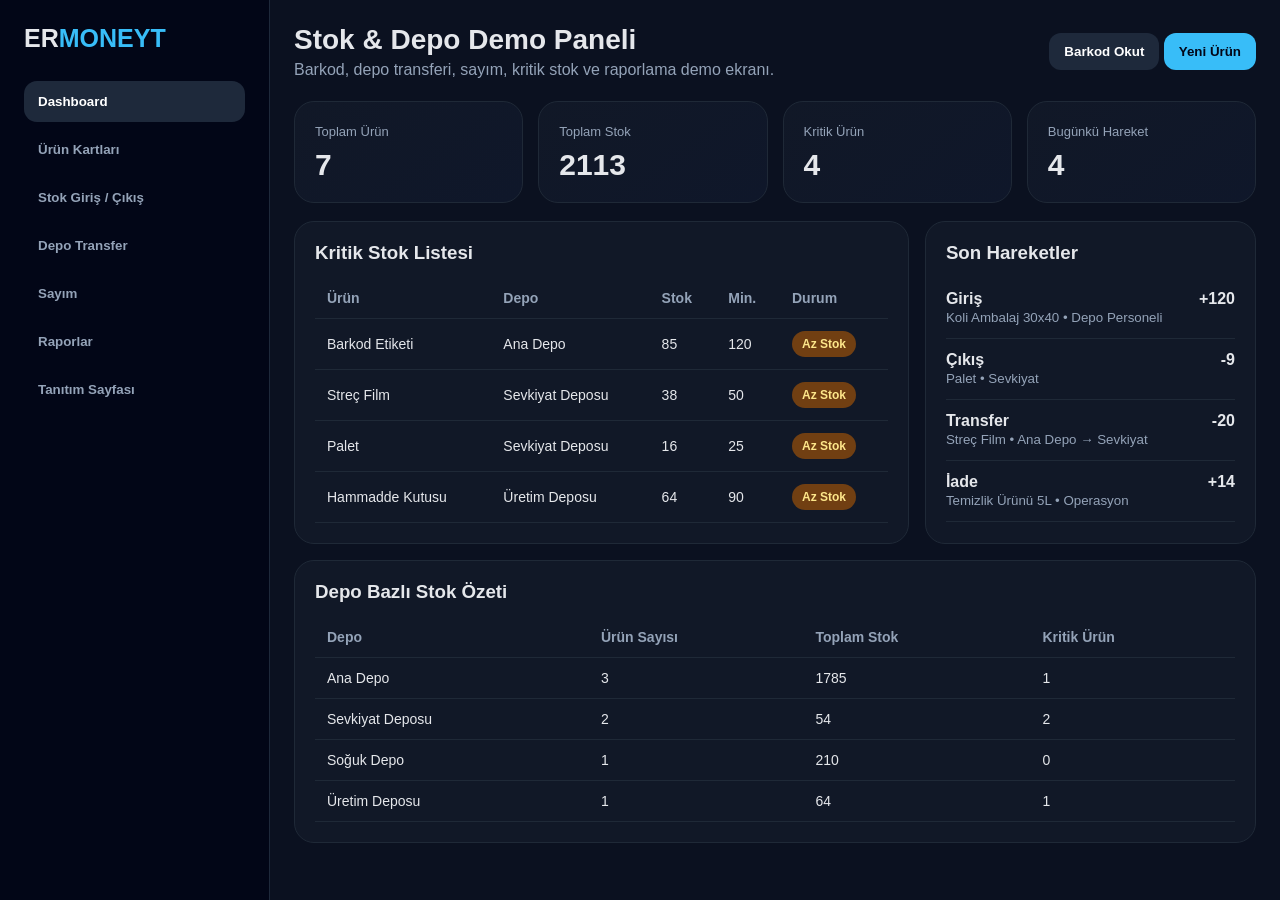
<file: demo/stok/index.html>
<!DOCTYPE html>
<html lang="tr">
<head>
  <meta charset="UTF-8">
  <meta name="viewport" content="width=device-width,initial-scale=1.0">
  <title>Ermoneyt Stok Depo Demo Paneli</title>
  <style>
    *{box-sizing:border-box;margin:0;padding:0;font-family:Inter,Arial,sans-serif}
    body{background:#0b1120;color:#e5e7eb}
    .app{display:grid;grid-template-columns:270px 1fr;min-height:100vh}
    aside{background:#020617;border-right:1px solid #1e293b;padding:24px;position:sticky;top:0;height:100vh}
    .brand{font-size:25px;font-weight:900;margin-bottom:28px}
    .brand span{color:#38bdf8}
    .menu button{width:100%;text-align:left;background:transparent;border:0;color:#94a3b8;padding:13px 14px;border-radius:13px;margin-bottom:7px;font-weight:700;cursor:pointer}
    .menu button.active,.menu button:hover{background:#1e293b;color:#fff}
    main{padding:24px}
    .top{display:flex;justify-content:space-between;gap:14px;align-items:center;margin-bottom:22px}
    .top h1{font-size:28px}
    .top p{color:#94a3b8;margin-top:5px}
    .btn{border:0;border-radius:12px;padding:11px 15px;font-weight:800;cursor:pointer}
    .primary{background:#38bdf8;color:#020617}
    .darkbtn{background:#1e293b;color:#fff}
    .dangerbtn{background:#ef4444;color:white}
    .greenbtn{background:#22c55e;color:#052e16}
    .cards{display:grid;grid-template-columns:repeat(4,1fr);gap:15px;margin-bottom:18px}
    .card{background:linear-gradient(145deg,#111827,#0f172a);border:1px solid #1f2937;border-radius:20px;padding:20px}
    .card span{color:#94a3b8;font-size:13px}
    .card h2{font-size:30px;margin-top:8px}
    .section{display:none}
    .section.active{display:block}
    .panel{background:#111827;border:1px solid #1f2937;border-radius:20px;padding:20px;margin-bottom:16px}
    .panel h3{margin-bottom:14px}
    .grid2{display:grid;grid-template-columns:1.3fr .7fr;gap:16px}
    .grid3{display:grid;grid-template-columns:repeat(3,1fr);gap:12px}
    .form{display:grid;grid-template-columns:repeat(4,1fr);gap:10px;margin-bottom:14px}
    input,select{background:#020617;color:#e5e7eb;border:1px solid #334155;border-radius:12px;padding:12px;outline:none;width:100%}
    table{width:100%;border-collapse:collapse}
    th,td{text-align:left;padding:12px;border-bottom:1px solid #1f2937;font-size:14px}
    th{color:#94a3b8}
    .badge{padding:6px 10px;border-radius:999px;font-size:12px;font-weight:900;display:inline-block}
    .ok{background:#064e3b;color:#6ee7b7}
    .warn{background:#713f12;color:#fde68a}
    .danger{background:#7f1d1d;color:#fecaca}
    .blue{background:#0c4a6e;color:#7dd3fc}
    .log{display:flex;justify-content:space-between;gap:8px;padding:12px 0;border-bottom:1px solid #1f2937}
    .log small{color:#94a3b8}
    .toast{position:fixed;right:20px;bottom:20px;background:#16a34a;color:white;padding:14px 18px;border-radius:14px;font-weight:800;display:none;z-index:99}
    .modal{position:fixed;inset:0;background:rgba(0,0,0,.65);display:none;align-items:center;justify-content:center;padding:15px;z-index:50}
    .modal-box{background:#111827;border:1px solid #334155;border-radius:22px;padding:22px;max-width:520px;width:100%}
    .modal-box h3{margin-bottom:15px}
    .close{float:right;cursor:pointer;color:#94a3b8;font-size:22px}
    .searchbar{display:grid;grid-template-columns:1fr 220px 160px;gap:10px;margin-bottom:14px}
    .mini{font-size:12px;color:#94a3b8}
    .mobile-menu{display:none;margin-bottom:15px}
    @media(max-width:1000px){
      .app{grid-template-columns:1fr}
      aside{display:none}
      .mobile-menu{display:block}
      .cards{grid-template-columns:1fr 1fr}
      .grid2,.grid3,.form,.searchbar{grid-template-columns:1fr}
      .top{display:block}
      .top div:last-child{margin-top:12px}
    }
    @media(max-width:560px){
      main{padding:14px}
      .cards{grid-template-columns:1fr}
      table{display:block;overflow:auto}
    }
  </style>
</head>
<body>

<div class="toast" id="toast">İşlem başarılı</div>

<div class="modal" id="productModal">
  <div class="modal-box">
    <span class="close" onclick="closeModal()">×</span>
    <h3>Yeni Ürün Kartı</h3>
    <div class="form" style="grid-template-columns:1fr 1fr">
      <input id="newName" placeholder="Ürün adı">
      <input id="newBarcode" placeholder="Barkod">
      <input id="newCategory" placeholder="Kategori">
      <select id="newWarehouse">
        <option>Ana Depo</option>
        <option>Soğuk Depo</option>
        <option>Sevkiyat Deposu</option>
        <option>Üretim Deposu</option>
      </select>
      <input id="newStock" type="number" placeholder="Stok">
      <input id="newMin" type="number" placeholder="Minimum stok">
    </div>
    <button class="btn primary" onclick="saveProduct()">Ürünü Kaydet</button>
  </div>
</div>

<div class="app">
  <aside>
    <div class="brand">ER<span>MONEYT</span></div>
    <div class="menu">
      <button class="active" onclick="showTab('dashboard',this)">Dashboard</button>
      <button onclick="showTab('products',this)">Ürün Kartları</button>
      <button onclick="showTab('movement',this)">Stok Giriş / Çıkış</button>
      <button onclick="showTab('transfer',this)">Depo Transfer</button>
      <button onclick="showTab('counting',this)">Sayım</button>
      <button onclick="showTab('reports',this)">Raporlar</button>
      <button onclick="location.href='https://ermoneyt.com/hizmetler/stok.html'">Tanıtım Sayfası</button>
    </div>
  </aside>

  <main>
    <select class="mobile-menu" onchange="mobileTab(this.value)">
      <option value="dashboard">Dashboard</option>
      <option value="products">Ürün Kartları</option>
      <option value="movement">Stok Giriş / Çıkış</option>
      <option value="transfer">Depo Transfer</option>
      <option value="counting">Sayım</option>
      <option value="reports">Raporlar</option>
    </select>

    <div class="top">
      <div>
        <h1>Stok & Depo Demo Paneli</h1>
        <p>Barkod, depo transferi, sayım, kritik stok ve raporlama demo ekranı.</p>
      </div>
      <div>
        <button class="btn darkbtn" onclick="scanBarcode()">Barkod Okut</button>
        <button class="btn primary" onclick="openModal()">Yeni Ürün</button>
      </div>
    </div>

    <div class="cards">
      <div class="card"><span>Toplam Ürün</span><h2 id="statProducts">0</h2></div>
      <div class="card"><span>Toplam Stok</span><h2 id="statStock">0</h2></div>
      <div class="card"><span>Kritik Ürün</span><h2 id="statCritical">0</h2></div>
      <div class="card"><span>Bugünkü Hareket</span><h2 id="statMoves">0</h2></div>
    </div>

    <section id="dashboard" class="section active">
      <div class="grid2">
        <div class="panel">
          <h3>Kritik Stok Listesi</h3>
          <table>
            <thead><tr><th>Ürün</th><th>Depo</th><th>Stok</th><th>Min.</th><th>Durum</th></tr></thead>
            <tbody id="criticalTable"></tbody>
          </table>
        </div>

        <div class="panel">
          <h3>Son Hareketler</h3>
          <div id="lastMoves"></div>
        </div>
      </div>

      <div class="panel">
        <h3>Depo Bazlı Stok Özeti</h3>
        <table>
          <thead><tr><th>Depo</th><th>Ürün Sayısı</th><th>Toplam Stok</th><th>Kritik Ürün</th></tr></thead>
          <tbody id="warehouseSummary"></tbody>
        </table>
      </div>
    </section>

    <section id="products" class="section">
      <div class="panel">
        <h3>Ürün Kartları</h3>
        <div class="searchbar">
          <input id="searchInput" onkeyup="renderProducts()" placeholder="Ürün, barkod veya kategori ara...">
          <select id="warehouseFilter" onchange="renderProducts()">
            <option value="">Tüm Depolar</option>
            <option>Ana Depo</option>
            <option>Soğuk Depo</option>
            <option>Sevkiyat Deposu</option>
            <option>Üretim Deposu</option>
          </select>
          <button class="btn greenbtn" onclick="exportCSV()">CSV İndir</button>
        </div>
        <table>
          <thead>
            <tr><th>Ürün</th><th>Barkod</th><th>Kategori</th><th>Depo</th><th>Stok</th><th>Min.</th><th>Durum</th><th>İşlem</th></tr>
          </thead>
          <tbody id="productTable"></tbody>
        </table>
      </div>
    </section>

    <section id="movement" class="section">
      <div class="panel">
        <h3>Stok Giriş / Çıkış Fişi</h3>
        <div class="form">
          <select id="moveProduct"></select>
          <select id="moveType">
            <option value="Giriş">Stok Giriş</option>
            <option value="Çıkış">Stok Çıkış</option>
            <option value="Fire">Fire</option>
            <option value="İade">İade</option>
          </select>
          <input id="moveQty" type="number" value="10" placeholder="Miktar">
          <button class="btn primary" onclick="makeMovement()">Fişi Kaydet</button>
        </div>
        <p class="mini">Demo mantık: Giriş ve iade stoğu artırır. Çıkış ve fire stoğu azaltır.</p>
      </div>

      <div class="panel">
        <h3>Tüm Hareket Geçmişi</h3>
        <table>
          <thead><tr><th>Tarih</th><th>Tip</th><th>Ürün</th><th>Miktar</th><th>Kullanıcı</th></tr></thead>
          <tbody id="movementTable"></tbody>
        </table>
      </div>
    </section>

    <section id="transfer" class="section">
      <div class="panel">
        <h3>Depo Transfer Formu</h3>
        <div class="form">
          <select id="transferProduct"></select>
          <select id="fromWarehouse">
            <option>Ana Depo</option>
            <option>Soğuk Depo</option>
            <option>Sevkiyat Deposu</option>
            <option>Üretim Deposu</option>
          </select>
          <select id="toWarehouse">
            <option>Sevkiyat Deposu</option>
            <option>Ana Depo</option>
            <option>Soğuk Depo</option>
            <option>Üretim Deposu</option>
          </select>
          <input id="transferQty" type="number" value="5">
        </div>
        <button class="btn primary" onclick="makeTransfer()">Transferi Başlat</button>
      </div>

      <div class="panel">
        <h3>Transfer Notu</h3>
        <p id="transferInfo" class="mini">Henüz transfer yapılmadı.</p>
      </div>
    </section>

    <section id="counting" class="section">
      <div class="panel">
        <h3>Sayım Ekranı</h3>
        <table>
          <thead><tr><th>Ürün</th><th>Sistem Stok</th><th>Sayım Stok</th><th>Fark</th><th>İşlem</th></tr></thead>
          <tbody id="countTable"></tbody>
        </table>
      </div>
    </section>

    <section id="reports" class="section">
      <div class="grid3">
        <div class="panel">
          <h3>Stok Raporu</h3>
          <p class="mini">Ürün, depo ve kategori bazlı stok raporu alınır.</p><br>
          <button class="btn primary" onclick="exportCSV()">Stok CSV İndir</button>
        </div>
        <div class="panel">
          <h3>Fire Raporu</h3>
          <p class="mini">Fire hareketlerini ürün ve tarih bazlı gösterir.</p><br>
          <button class="btn darkbtn" onclick="showOnlyFire()">Fireleri Göster</button>
        </div>
        <div class="panel">
          <h3>Kritik Stok</h3>
          <p class="mini">Minimum stok altındaki ürünleri listeler.</p><br>
          <button class="btn dangerbtn" onclick="showCriticalReport()">Kritikleri Göster</button>
        </div>
      </div>

      <div class="panel">
        <h3>Rapor Sonucu</h3>
        <div id="reportResult" class="mini">Rapor seçiniz.</div>
      </div>
    </section>

  </main>
</div>

<script>
let products = [
  {id:1,name:"Koli Ambalaj 30x40",barcode:"868000100001",category:"Ambalaj",warehouse:"Ana Depo",stock:420,min:100},
  {id:2,name:"Barkod Etiketi",barcode:"868000100002",category:"Etiket",warehouse:"Ana Depo",stock:85,min:120},
  {id:3,name:"Streç Film",barcode:"868000100003",category:"Ambalaj",warehouse:"Sevkiyat Deposu",stock:38,min:50},
  {id:4,name:"Temizlik Ürünü 5L",barcode:"868000100004",category:"Kimyasal",warehouse:"Soğuk Depo",stock:210,min:70},
  {id:5,name:"Palet",barcode:"868000100005",category:"Sevkiyat",warehouse:"Sevkiyat Deposu",stock:16,min:25},
  {id:6,name:"Kargo Poşeti",barcode:"868000100006",category:"Ambalaj",warehouse:"Ana Depo",stock:1280,min:300},
  {id:7,name:"Hammadde Kutusu",barcode:"868000100007",category:"Üretim",warehouse:"Üretim Deposu",stock:64,min:90}
];

let movements = [
  {date:"2026-05-04 10:20",type:"Giriş",product:"Koli Ambalaj 30x40",qty:120,user:"Depo Personeli"},
  {date:"2026-05-04 10:31",type:"Çıkış",product:"Palet",qty:-9,user:"Sevkiyat"},
  {date:"2026-05-04 11:05",type:"Transfer",product:"Streç Film",qty:-20,user:"Ana Depo → Sevkiyat"},
  {date:"2026-05-04 11:40",type:"İade",product:"Temizlik Ürünü 5L",qty:14,user:"Operasyon"}
];

function now(){
  const d = new Date();
  return d.toLocaleString("tr-TR");
}

function toast(msg){
  const t=document.getElementById("toast");
  t.innerText=msg;
  t.style.display="block";
  setTimeout(()=>t.style.display="none",1800);
}

function statusBadge(p){
  if(p.stock <= p.min * .5) return `<span class="badge danger">Kritik</span>`;
  if(p.stock <= p.min) return `<span class="badge warn">Az Stok</span>`;
  return `<span class="badge ok">Yeterli</span>`;
}

function showTab(id,btn){
  document.querySelectorAll(".section").forEach(s=>s.classList.remove("active"));
  document.getElementById(id).classList.add("active");
  document.querySelectorAll(".menu button").forEach(b=>b.classList.remove("active"));
  if(btn) btn.classList.add("active");
}

function mobileTab(id){ showTab(id,null); }

function renderStats(){
  document.getElementById("statProducts").innerText=products.length;
  document.getElementById("statStock").innerText=products.reduce((a,b)=>a+b.stock,0);
  document.getElementById("statCritical").innerText=products.filter(p=>p.stock<=p.min).length;
  document.getElementById("statMoves").innerText=movements.length;
}

function renderSelects(){
  const options = products.map(p=>`<option value="${p.id}">${p.name} - ${p.warehouse}</option>`).join("");
  document.getElementById("moveProduct").innerHTML=options;
  document.getElementById("transferProduct").innerHTML=options;
}

function renderProducts(){
  const search = (document.getElementById("searchInput")?.value || "").toLowerCase();
  const wh = document.getElementById("warehouseFilter")?.value || "";

  const filtered = products.filter(p=>{
    const s = p.name.toLowerCase().includes(search) || p.barcode.includes(search) || p.category.toLowerCase().includes(search);
    const w = !wh || p.warehouse === wh;
    return s && w;
  });

  document.getElementById("productTable").innerHTML = filtered.map(p=>`
    <tr>
      <td>${p.name}</td>
      <td>${p.barcode}</td>
      <td>${p.category}</td>
      <td>${p.warehouse}</td>
      <td>${p.stock}</td>
      <td>${p.min}</td>
      <td>${statusBadge(p)}</td>
      <td>
        <button class="btn darkbtn" onclick="quickEntry(${p.id})">+10</button>
        <button class="btn dangerbtn" onclick="quickExit(${p.id})">-10</button>
      </td>
    </tr>
  `).join("");
}

function renderCritical(){
  const list = products.filter(p=>p.stock<=p.min);
  document.getElementById("criticalTable").innerHTML = list.map(p=>`
    <tr><td>${p.name}</td><td>${p.warehouse}</td><td>${p.stock}</td><td>${p.min}</td><td>${statusBadge(p)}</td></tr>
  `).join("") || `<tr><td colspan="5">Kritik stok yok.</td></tr>`;
}

function renderMoves(){
  document.getElementById("lastMoves").innerHTML = movements.slice(0,6).map(m=>`
    <div class="log">
      <div><b>${m.type}</b><br><small>${m.product} • ${m.user}</small></div>
      <strong>${m.qty>0 ? "+"+m.qty : m.qty}</strong>
    </div>
  `).join("");

  document.getElementById("movementTable").innerHTML = movements.map(m=>`
    <tr>
      <td>${m.date}</td>
      <td><span class="badge blue">${m.type}</span></td>
      <td>${m.product}</td>
      <td>${m.qty>0 ? "+"+m.qty : m.qty}</td>
      <td>${m.user}</td>
    </tr>
  `).join("");
}

function renderWarehouseSummary(){
  const warehouses = [...new Set(products.map(p=>p.warehouse))];
  document.getElementById("warehouseSummary").innerHTML = warehouses.map(w=>{
    const list = products.filter(p=>p.warehouse===w);
    return `<tr>
      <td>${w}</td>
      <td>${list.length}</td>
      <td>${list.reduce((a,b)=>a+b.stock,0)}</td>
      <td>${list.filter(p=>p.stock<=p.min).length}</td>
    </tr>`;
  }).join("");
}

function renderCounting(){
  document.getElementById("countTable").innerHTML = products.map(p=>{
    const counted = p.stock + (p.id % 2 === 0 ? -3 : 2);
    const diff = counted - p.stock;
    return `<tr>
      <td>${p.name}</td>
      <td>${p.stock}</td>
      <td><input type="number" id="count_${p.id}" value="${counted}"></td>
      <td id="diff_${p.id}">${diff>0 ? "+"+diff : diff}</td>
      <td><button class="btn primary" onclick="applyCount(${p.id})">Stoku Düzelt</button></td>
    </tr>`;
  }).join("");
}

function applyCount(id){
  const p = products.find(x=>x.id===id);
  const counted = Number(document.getElementById("count_"+id).value);
  const diff = counted - p.stock;
  p.stock = counted;
  movements.unshift({date:now(),type:"Sayım Düzeltme",product:p.name,qty:diff,user:"Sayım Kullanıcısı"});
  refresh();
  toast("Sayım farkı işlendi");
}

function makeMovement(){
  const id = Number(document.getElementById("moveProduct").value);
  const type = document.getElementById("moveType").value;
  let qty = Number(document.getElementById("moveQty").value);
  const p = products.find(x=>x.id===id);

  if(!qty || qty <= 0){ toast("Miktar hatalı"); return; }

  if(type==="Çıkış" || type==="Fire") qty = -qty;
  p.stock += qty;

  movements.unshift({date:now(),type,product:p.name,qty,user:"Demo Kullanıcı"});
  refresh();
  toast("Stok fişi kaydedildi");
}

function quickEntry(id){
  const p=products.find(x=>x.id===id);
  p.stock += 10;
  movements.unshift({date:now(),type:"Hızlı Giriş",product:p.name,qty:10,user:"Demo Kullanıcı"});
  refresh();
  toast("+10 stok eklendi");
}

function quickExit(id){
  const p=products.find(x=>x.id===id);
  p.stock -= 10;
  movements.unshift({date:now(),type:"Hızlı Çıkış",product:p.name,qty:-10,user:"Demo Kullanıcı"});
  refresh();
  toast("-10 stok düşüldü");
}

function makeTransfer(){
  const id=Number(document.getElementById("transferProduct").value);
  const from=document.getElementById("fromWarehouse").value;
  const to=document.getElementById("toWarehouse").value;
  const qty=Number(document.getElementById("transferQty").value);
  const p=products.find(x=>x.id===id);

  if(from===to){ toast("Kaynak ve hedef depo aynı olamaz"); return; }
  if(!qty || qty<=0){ toast("Miktar hatalı"); return; }

  movements.unshift({date:now(),type:"Transfer",product:p.name,qty:-qty,user:from+" → "+to});
  document.getElementById("transferInfo").innerHTML = `<b>${p.name}</b> ürünü için <b>${from}</b> deposundan <b>${to}</b> deposuna <b>${qty}</b> adet transfer kaydı oluşturuldu.`;

  refresh();
  toast("Transfer kaydı oluşturuldu");
}

function scanBarcode(){
  showTab("products",null);
  document.getElementById("searchInput").value="868000100002";
  renderProducts();
  toast("Barkod okutuldu: 868000100002");
}

function openModal(){ document.getElementById("productModal").style.display="flex"; }
function closeModal(){ document.getElementById("productModal").style.display="none"; }

function saveProduct(){
  const name=document.getElementById("newName").value.trim();
  const barcode=document.getElementById("newBarcode").value.trim();
  const category=document.getElementById("newCategory").value.trim();
  const warehouse=document.getElementById("newWarehouse").value;
  const stock=Number(document.getElementById("newStock").value);
  const min=Number(document.getElementById("newMin").value);

  if(!name || !barcode || !category){ toast("Eksik bilgi var"); return; }

  products.push({id:Date.now(),name,barcode,category,warehouse,stock,min});
  movements.unshift({date:now(),type:"Ürün Kartı",product:name,qty:stock,user:"Admin"});
  closeModal();
  refresh();
  toast("Yeni ürün kartı açıldı");
}

function exportCSV(){
  let csv = "Urun,Barkod,Kategori,Depo,Stok,Minimum\n";
  products.forEach(p=>{
    csv += `${p.name},${p.barcode},${p.category},${p.warehouse},${p.stock},${p.min}\n`;
  });
  const blob = new Blob([csv], {type:"text/csv;charset=utf-8"});
  const url = URL.createObjectURL(blob);
  const a = document.createElement("a");
  a.href=url;
  a.download="ermoneyt-stok-demo.csv";
  a.click();
  URL.revokeObjectURL(url);
}

function showOnlyFire(){
  const fires = movements.filter(m=>m.type==="Fire");
  document.getElementById("reportResult").innerHTML = fires.length 
    ? fires.map(f=>`<div class="log"><b>${f.product}</b><span>${f.qty}</span></div>`).join("")
    : "Henüz fire hareketi yok.";
}

function showCriticalReport(){
  const list = products.filter(p=>p.stock<=p.min);
  document.getElementById("reportResult").innerHTML = list.map(p=>`
    <div class="log"><b>${p.name}</b><span>${p.stock} / Min: ${p.min}</span></div>
  `).join("") || "Kritik ürün yok.";
}

function refresh(){
  renderStats();
  renderSelects();
  renderProducts();
  renderCritical();
  renderMoves();
  renderWarehouseSummary();
  renderCounting();
}

refresh();
</script>

</body>
</html>
</file>
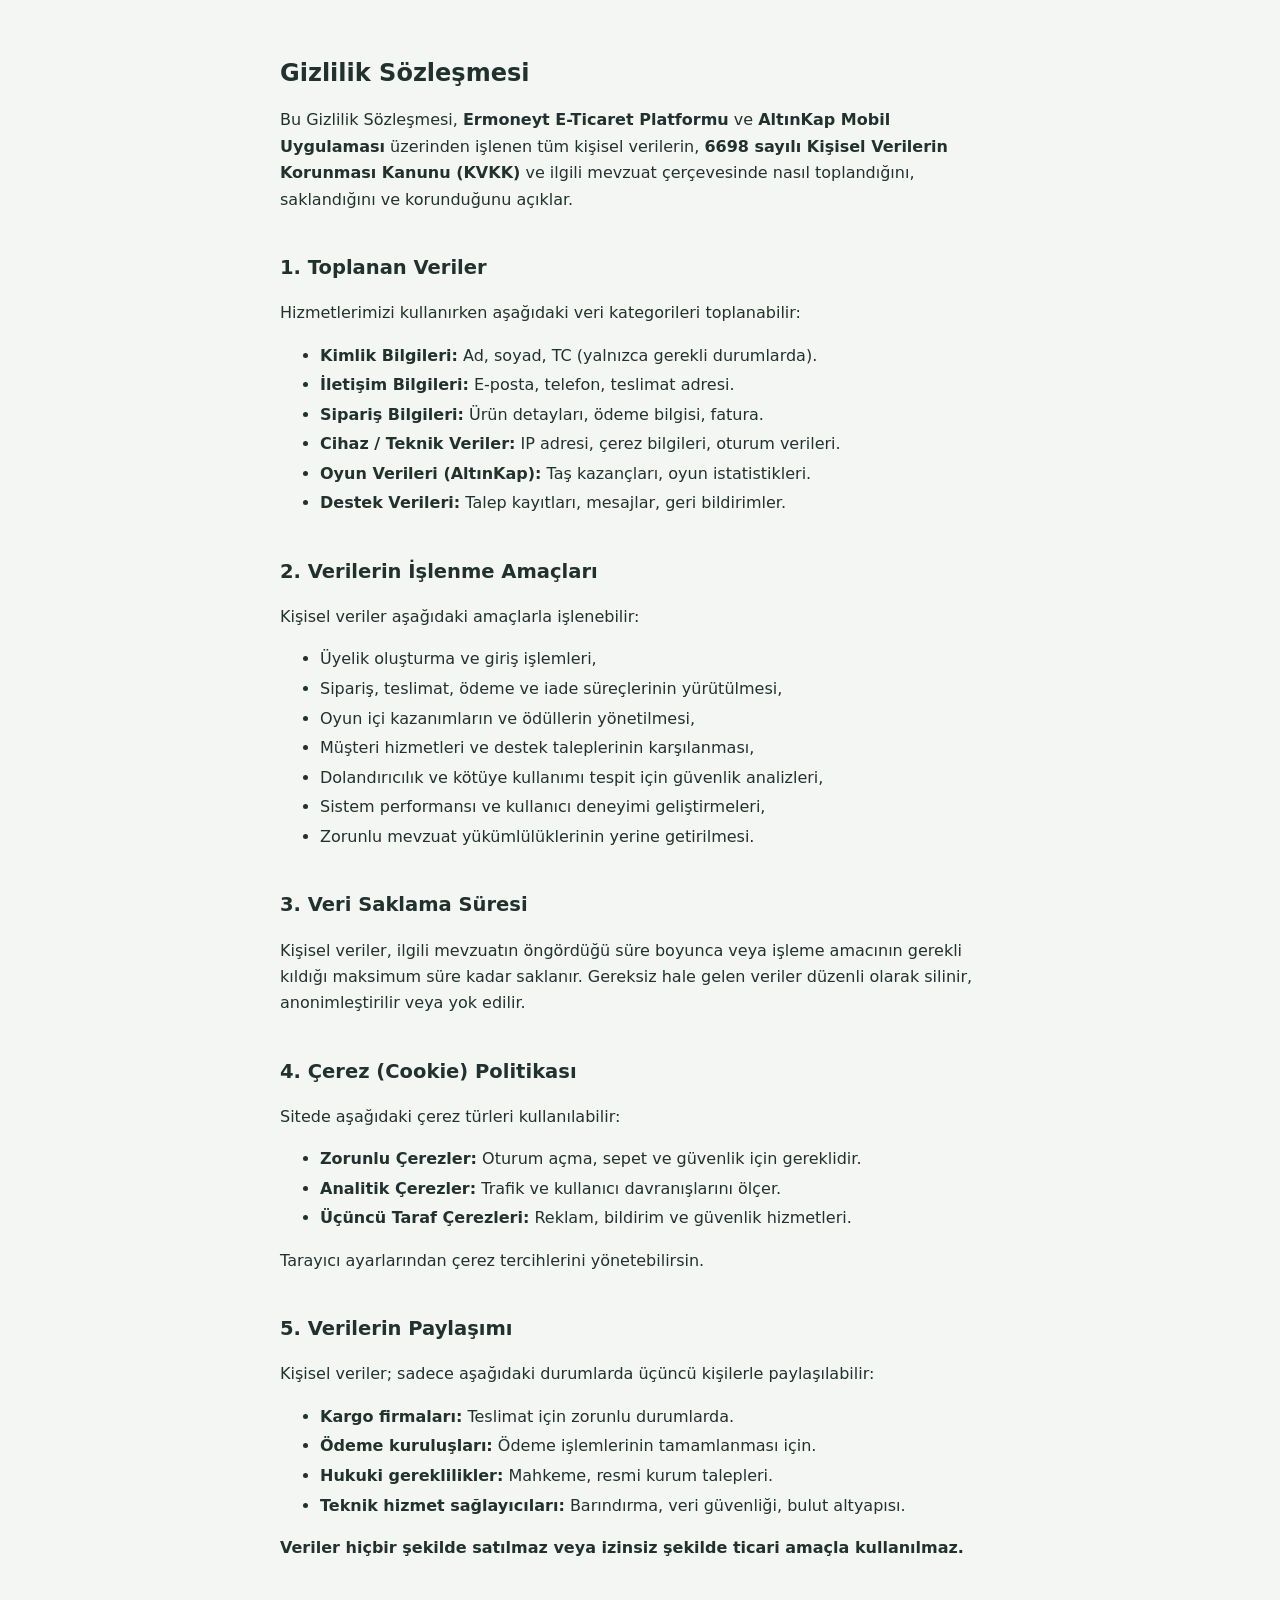
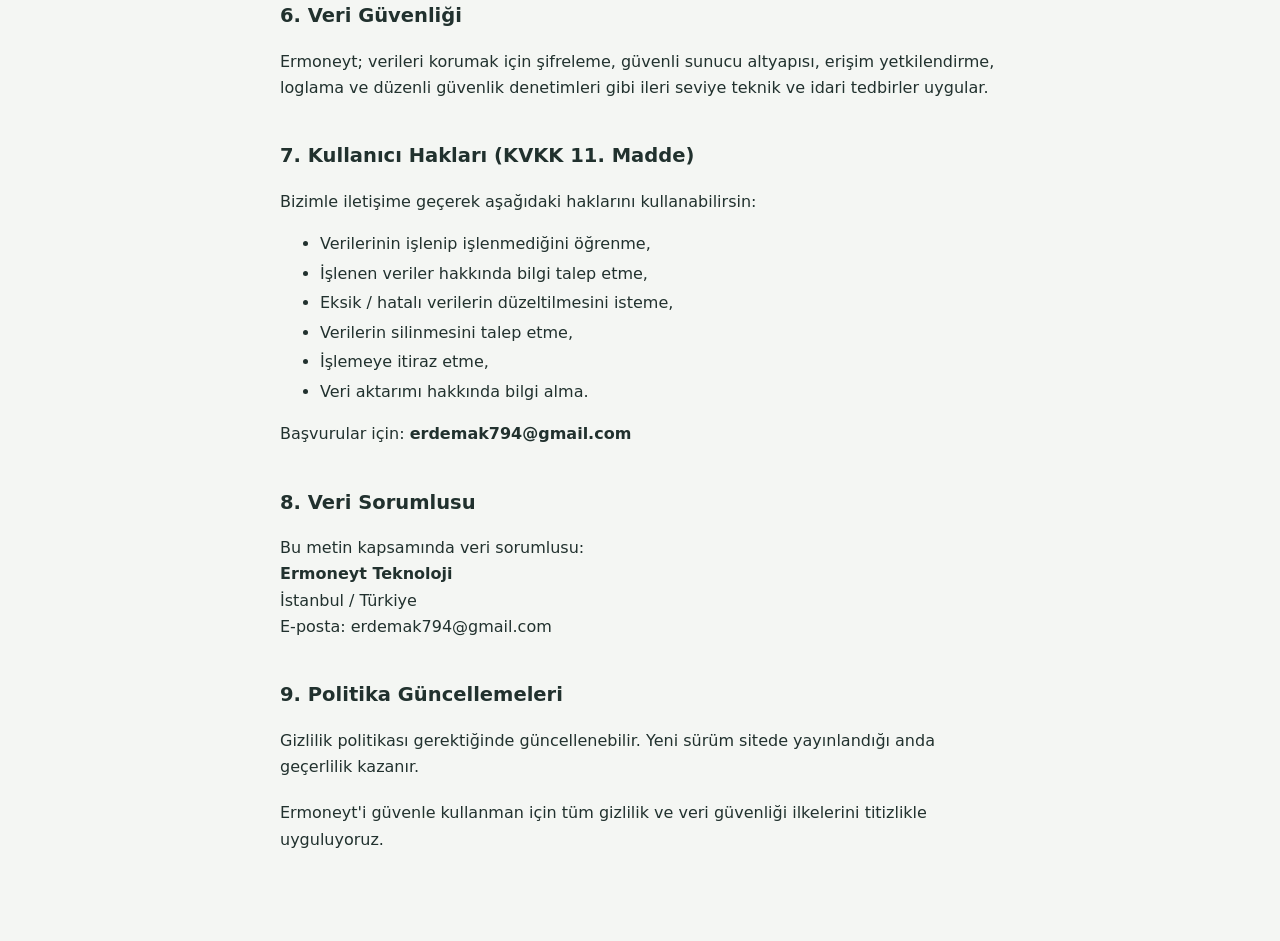
<file: altinkap/gizlilik.html>
<!doctype html>
<html lang="tr"><head><meta charset="utf-8"><meta name="viewport" content="width=device-width,initial-scale=1"><title>AltınKap · Gizlilik Sözleşmesi</title><style>html{color-scheme:light}body{margin:0;background:#f4f6f3;color:#21312e;font:16px/1.65 system-ui,sans-serif}main{max-width:720px;margin:auto;padding:40px 24px 72px}h1{line-height:1.15}h2{margin:2em 0 .5em;font-size:1.22rem}li{margin:.2em 0}</style></head><body><main class="page static-page">
    <section class="static-shell">

      <h1>Gizlilik Sözleşmesi</h1>
      <p class="static-intro">
        Bu Gizlilik Sözleşmesi, <strong>Ermoneyt E-Ticaret Platformu</strong> ve
        <strong>AltınKap Mobil Uygulaması</strong> üzerinden işlenen tüm kişisel verilerin,
        <strong>6698 sayılı Kişisel Verilerin Korunması Kanunu (KVKK)</strong> ve ilgili mevzuat
        çerçevesinde nasıl toplandığını, saklandığını ve korunduğunu açıklar.
      </p>

      <!-- 1 -->
      <h2>1. Toplanan Veriler</h2>
      <p>Hizmetlerimizi kullanırken aşağıdaki veri kategorileri toplanabilir:</p>
      <ul>
        <li><strong>Kimlik Bilgileri:</strong> Ad, soyad, TC (yalnızca gerekli durumlarda).</li>
        <li><strong>İletişim Bilgileri:</strong> E-posta, telefon, teslimat adresi.</li>
        <li><strong>Sipariş Bilgileri:</strong> Ürün detayları, ödeme bilgisi, fatura.</li>
        <li><strong>Cihaz / Teknik Veriler:</strong> IP adresi, çerez bilgileri, oturum verileri.</li>
        <li><strong>Oyun Verileri (AltınKap):</strong> Taş kazançları, oyun istatistikleri.</li>
        <li><strong>Destek Verileri:</strong> Talep kayıtları, mesajlar, geri bildirimler.</li>
      </ul>

      <!-- 2 -->
      <h2>2. Verilerin İşlenme Amaçları</h2>
      <p>Kişisel veriler aşağıdaki amaçlarla işlenebilir:</p>
      <ul>
        <li>Üyelik oluşturma ve giriş işlemleri,</li>
        <li>Sipariş, teslimat, ödeme ve iade süreçlerinin yürütülmesi,</li>
        <li>Oyun içi kazanımların ve ödüllerin yönetilmesi,</li>
        <li>Müşteri hizmetleri ve destek taleplerinin karşılanması,</li>
        <li>Dolandırıcılık ve kötüye kullanımı tespit için güvenlik analizleri,</li>
        <li>Sistem performansı ve kullanıcı deneyimi geliştirmeleri,</li>
        <li>Zorunlu mevzuat yükümlülüklerinin yerine getirilmesi.</li>
      </ul>

      <!-- 3 -->
      <h2>3. Veri Saklama Süresi</h2>
      <p>
        Kişisel veriler, ilgili mevzuatın öngördüğü süre boyunca veya işleme amacının gerekli
        kıldığı maksimum süre kadar saklanır. Gereksiz hale gelen veriler düzenli olarak silinir,
        anonimleştirilir veya yok edilir.
      </p>

      <!-- 4 -->
      <h2>4. Çerez (Cookie) Politikası</h2>
      <p>Sitede aşağıdaki çerez türleri kullanılabilir:</p>
      <ul>
        <li><strong>Zorunlu Çerezler:</strong> Oturum açma, sepet ve güvenlik için gereklidir.</li>
        <li><strong>Analitik Çerezler:</strong> Trafik ve kullanıcı davranışlarını ölçer.</li>
        <li><strong>Üçüncü Taraf Çerezleri:</strong> Reklam, bildirim ve güvenlik hizmetleri.</li>
      </ul>
      <p>Tarayıcı ayarlarından çerez tercihlerini yönetebilirsin.</p>

      <!-- 5 -->
      <h2>5. Verilerin Paylaşımı</h2>
      <p>Kişisel veriler; sadece aşağıdaki durumlarda üçüncü kişilerle paylaşılabilir:</p>
      <ul>
        <li><strong>Kargo firmaları:</strong> Teslimat için zorunlu durumlarda.</li>
        <li><strong>Ödeme kuruluşları:</strong> Ödeme işlemlerinin tamamlanması için.</li>
        <li><strong>Hukuki gereklilikler:</strong> Mahkeme, resmi kurum talepleri.</li>
        <li><strong>Teknik hizmet sağlayıcıları:</strong> Barındırma, veri güvenliği, bulut altyapısı.</li>
      </ul>
      <p><strong>Veriler hiçbir şekilde satılmaz veya izinsiz şekilde ticari amaçla kullanılmaz.</strong></p>

      <!-- 6 -->
      <h2>6. Veri Güvenliği</h2>
      <p>
        Ermoneyt; verileri korumak için şifreleme, güvenli sunucu altyapısı, erişim yetkilendirme,
        loglama ve düzenli güvenlik denetimleri gibi ileri seviye teknik ve idari tedbirler uygular.
      </p>

      <!-- 7 -->
      <h2>7. Kullanıcı Hakları (KVKK 11. Madde)</h2>
      <p>Bizimle iletişime geçerek aşağıdaki haklarını kullanabilirsin:</p>
      <ul>
        <li>Verilerinin işlenip işlenmediğini öğrenme,</li>
        <li>İşlenen veriler hakkında bilgi talep etme,</li>
        <li>Eksik / hatalı verilerin düzeltilmesini isteme,</li>
        <li>Verilerin silinmesini talep etme,</li>
        <li>İşlemeye itiraz etme,</li>
        <li>Veri aktarımı hakkında bilgi alma.</li>
      </ul>
      <p>Başvurular için: <strong>erdemak794@gmail.com</strong></p>

      <!-- 8 -->
      <h2>8. Veri Sorumlusu</h2>
      <p>
        Bu metin kapsamında veri sorumlusu:<br>
        <strong>Ermoneyt Teknoloji</strong><br>
        İstanbul / Türkiye<br>
        E-posta: erdemak794@gmail.com
      </p>

      <!-- 9 -->
      <h2>9. Politika Güncellemeleri</h2>
      <p>
        Gizlilik politikası gerektiğinde güncellenebilir. Yeni sürüm sitede yayınlandığı anda
        geçerlilik kazanır.
      </p>

      <p class="static-intro" style="margin-top:20px;">
        Ermoneyt'i güvenle kullanman için tüm gizlilik ve veri güvenliği ilkelerini
        titizlikle uyguluyoruz.
      </p>

    </section>
  </main></body></html>
</file>
<file: css/style.css>
:root{
  --bg:#f6f8fc;
  --white:#ffffff;
  --text:#0f172a;
  --muted:#64748b;
  --blue:#2563eb;
  --blue2:#1d4ed8;
  --dark:#07111f;
  --dark2:#0f1b2e;
  --gold:#f8c14a;
  --line:#e2e8f0;
  --shadow:0 24px 70px rgba(15,23,42,.12);
}

*{
  box-sizing:border-box;
  margin:0;
  padding:0;
}

html{
  scroll-behavior:smooth;
}

body{
  font-family:Arial, Helvetica, sans-serif;
  background:var(--bg);
  color:var(--text);
  overflow-x:hidden;
}

a{
  text-decoration:none;
  color:inherit;
}

ul{
  list-style:none;
}

.container{
  width:min(1180px,92%);
  margin:auto;
}

/* HEADER */

.site-header{
  position:sticky;
  top:0;
  z-index:100;
  background:rgba(255,255,255,.94);
  backdrop-filter:blur(16px);
  border-bottom:1px solid var(--line);
}

.nav{
  height:78px;
  display:flex;
  align-items:center;
  justify-content:space-between;
}

.brand{
  display:flex;
  align-items:center;
  gap:12px;
  font-size:18px;
  font-weight:900;
  letter-spacing:1px;
  color:var(--text);
}

.brand img{
  width:46px;
  height:46px;
  object-fit:contain;
}

nav{
  display:flex;
  align-items:center;
  gap:26px;
}

nav a{
  color:#334155;
  font-size:14px;
  font-weight:800;
}

nav a:hover{
  color:var(--blue);
}

.menu-btn{
  display:none;
  border:0;
  background:var(--blue);
  color:white;
  width:44px;
  height:44px;
  border-radius:12px;
  font-size:24px;
  cursor:pointer;
}

/* HERO */

.hero{
  min-height:calc(100vh - 78px);
  padding:90px 0;
  background:
    radial-gradient(circle at 85% 20%, rgba(37,99,235,.20), transparent 34%),
    radial-gradient(circle at 15% 75%, rgba(248,193,74,.16), transparent 28%),
    linear-gradient(135deg,#ffffff 0%,#eef4ff 100%);
}

.hero-grid{
  display:grid;
  grid-template-columns:1.05fr .95fr;
  gap:70px;
  align-items:center;
}

.badge{
  display:inline-flex;
  align-items:center;
  padding:10px 16px;
  border-radius:999px;
  background:rgba(37,99,235,.08);
  border:1px solid rgba(37,99,235,.22);
  color:var(--blue);
  font-size:15px;
  font-weight:900;
  margin-bottom:24px;
}

.hero h1{
  max-width:650px;
  font-size:clamp(42px,6vw,76px);
  line-height:.98;
  letter-spacing:-3px;
  color:var(--text);
  margin-bottom:26px;
}

.hero h1 span{
  color:var(--blue);
}

.hero p{
  max-width:680px;
  color:#475569;
  font-size:18px;
  line-height:1.8;
}

.hero-actions{
  display:flex;
  gap:14px;
  flex-wrap:wrap;
  margin:34px 0;
}

.btn{
  min-height:54px;
  padding:0 24px;
  display:inline-flex;
  align-items:center;
  justify-content:center;
  border-radius:15px;
  font-weight:900;
  transition:.25s ease;
}

.btn.primary{
  background:linear-gradient(135deg,var(--blue),var(--blue2));
  color:white;
  box-shadow:0 18px 40px rgba(37,99,235,.28);
}

.btn.secondary{
  background:white;
  color:var(--text);
  border:1px solid #dbe3ef;
}

.btn:hover{
  transform:translateY(-3px);
}

.stats{
  display:flex;
  gap:16px;
  flex-wrap:wrap;
}

.stats div{
  min-width:130px;
  background:white;
  border:1px solid var(--line);
  border-radius:20px;
  padding:18px;
  box-shadow:0 14px 36px rgba(15,23,42,.08);
}

.stats b{
  display:block;
  color:var(--blue);
  font-size:28px;
  margin-bottom:4px;
}

.stats span{
  color:var(--muted);
  font-size:13px;
  font-weight:700;
}

/* HERO MOCKUP */

.hero-visual{
  position:relative;
  min-height:560px;
}

.dashboard-card{
  position:absolute;
  right:0;
  top:30px;
  width:min(540px,100%);
  background:rgba(255,255,255,.96);
  border:1px solid #dbe3ef;
  border-radius:34px;
  padding:28px;
  box-shadow:0 35px 90px rgba(15,23,42,.18);
}

.dash-top{
  display:flex;
  gap:8px;
  margin-bottom:24px;
}

.dash-top span{
  width:12px;
  height:12px;
  display:block;
  border-radius:50%;
}

.dash-top span:nth-child(1){background:#ef4444}
.dash-top span:nth-child(2){background:#f59e0b}
.dash-top span:nth-child(3){background:#22c55e}

.dash-title{
  display:flex;
  justify-content:space-between;
  gap:20px;
  align-items:flex-start;
  margin-bottom:24px;
}

.dash-title small{
  display:block;
  color:#64748b;
  font-weight:800;
  margin-bottom:5px;
}

.dash-title h3{
  font-size:31px;
  color:var(--text);
  line-height:1.1;
}

.dash-title strong{
  font-size:30px;
  color:var(--blue);
}

.dash-grid{
  display:grid;
  grid-template-columns:repeat(2,1fr);
  gap:14px;
}

.metric{
  background:#f8fafc;
  border:1px solid #e2e8f0;
  border-radius:20px;
  padding:18px;
}

.metric b{
  display:block;
  font-size:26px;
  color:var(--text);
  margin-bottom:4px;
}

.metric span{
  color:#64748b;
  font-size:13px;
  font-weight:800;
}

.chart{
  height:150px;
  margin-top:24px;
  padding:18px;
  background:#f8fafc;
  border:1px solid #e2e8f0;
  border-radius:24px;
  display:flex;
  align-items:end;
  gap:14px;
}

.chart i{
  flex:1;
  display:block;
  border-radius:999px 999px 8px 8px;
  background:linear-gradient(180deg,#2563eb,#93c5fd);
}

.phone-card{
  position:absolute;
  left:0;
  bottom:15px;
  width:220px;
  height:380px;
  background:#0f172a;
  border:8px solid #1e293b;
  border-radius:38px;
  padding:44px 18px 18px;
  box-shadow:0 30px 90px rgba(15,23,42,.28);
  color:white;
}

.phone-notch{
  position:absolute;
  top:14px;
  left:50%;
  transform:translateX(-50%);
  width:74px;
  height:8px;
  background:#334155;
  border-radius:999px;
}

.phone-card h4{
  font-size:24px;
  margin-bottom:20px;
}

.food-line{
  height:84px;
  border-radius:22px;
  background:linear-gradient(135deg,#f59e0b,#ef4444);
  margin-bottom:14px;
}

.food-line.small{
  height:58px;
  background:linear-gradient(135deg,#22c55e,#06b6d4);
}

.phone-card button{
  width:100%;
  height:46px;
  margin-top:16px;
  border:0;
  border-radius:14px;
  background:var(--gold);
  color:#111827;
  font-weight:900;
}

/* LOGOS */

.logos{
  background:white;
  border-top:1px solid var(--line);
  border-bottom:1px solid var(--line);
  padding:22px 0;
}

.logo-strip{
  display:flex;
  justify-content:space-between;
  gap:18px;
  flex-wrap:wrap;
}

.logo-strip span{
  color:#475569;
  font-weight:900;
}

/* SECTIONS */

.section{
  padding:95px 0;
  background:var(--bg);
  color:var(--text);
}

.section:nth-of-type(even){
  background:white;
}

.section-head{
  max-width:850px;
  margin:0 auto 52px;
  text-align:center;
}

.section-head.left{
  text-align:left;
  margin:0 0 30px;
}

.section-head span{
  color:var(--blue);
  font-size:13px;
  font-weight:900;
  letter-spacing:1.4px;
  text-transform:uppercase;
}

.section-head h2{
  margin-top:12px;
  color:var(--text);
  font-size:clamp(32px,4vw,52px);
  line-height:1.08;
  letter-spacing:-2px;
}

.section-head p{
  margin-top:18px;
  color:var(--muted);
  font-size:17px;
  line-height:1.8;
}

/* SERVICES */

.service-grid{
  display:grid;
  grid-template-columns:repeat(3,1fr);
  gap:24px;
}

.service-card{
  display:block;
  background:white;
  border:1px solid var(--line);
  border-radius:28px;
  padding:30px;
  box-shadow:var(--shadow);
  transition:.25s ease;
  color:var(--text);
}

.service-card:hover{
  transform:translateY(-8px);
  box-shadow:0 30px 90px rgba(15,23,42,.16);
}

.icon{
  width:60px;
  height:60px;
  display:grid;
  place-items:center;
  border-radius:18px;
  background:#eef4ff;
  font-size:29px;
  margin-bottom:20px;
}

.service-card h3{
  color:var(--text);
  font-size:23px;
  margin-bottom:12px;
}

.service-card p{
  color:var(--muted);
  line-height:1.7;
  margin-bottom:18px;
}

.service-card li{
  color:#334155;
  font-weight:700;
  padding:9px 0;
  border-top:1px solid #eef2f7;
}

.service-card li:before{
  content:"✓";
  color:#16a34a;
  font-weight:900;
  margin-right:8px;
}

/* DARK SECTION */

.dark{
  background:linear-gradient(135deg,var(--dark),var(--dark2)) !important;
  color:white;
}

.dark .section-head span,
.dark .section-head h2,
.dark .section-head p,
.section-head.light span,
.section-head.light h2,
.section-head.light p{
  color:white;
}

.section-head.light p{
  color:#cbd5e1;
}

.solution-grid{
  display:grid;
  grid-template-columns:repeat(3,1fr);
  gap:22px;
}

.solution{
  background:rgba(255,255,255,.08);
  border:1px solid rgba(255,255,255,.15);
  border-radius:26px;
  padding:30px;
  color:white;
}

.solution b{
  color:var(--gold);
  font-size:32px;
}

.solution h3{
  color:white;
  font-size:24px;
  margin:18px 0 12px;
}

.solution p{
  color:#cbd5e1;
  line-height:1.7;
}

/* TECH */

.tech-grid{
  display:grid;
  grid-template-columns:1fr 1fr;
  gap:60px;
  align-items:center;
}

.tech-list{
  display:grid;
  gap:14px;
}

.tech-list div{
  background:white;
  border:1px solid var(--line);
  border-radius:18px;
  padding:18px 20px;
  display:flex;
  align-items:center;
  justify-content:space-between;
  gap:18px;
}

.tech-list strong{
  color:var(--text);
}

.tech-list span{
  color:var(--muted);
  text-align:right;
}

.code-card{
  background:#0f172a;
  border-radius:30px;
  overflow:hidden;
  box-shadow:0 30px 90px rgba(15,23,42,.22);
}

.code-top{
  display:flex;
  gap:8px;
  padding:18px;
  background:#1e293b;
}

.code-top span{
  width:12px;
  height:12px;
  border-radius:50%;
  display:block;
}

.code-top span:nth-child(1){background:#ef4444}
.code-top span:nth-child(2){background:#f59e0b}
.code-top span:nth-child(3){background:#22c55e}

pre{
  padding:30px;
  color:#c4f1ff;
  font-size:16px;
  line-height:1.8;
  overflow:auto;
}

/* PROCESS */

.soft{
  background:#eef4ff !important;
}

.process-grid{
  display:grid;
  grid-template-columns:repeat(4,1fr);
  gap:20px;
}

.process-grid div{
  background:white;
  border:1px solid var(--line);
  border-radius:26px;
  padding:30px;
  box-shadow:0 18px 50px rgba(15,23,42,.08);
}

.process-grid b{
  color:var(--blue);
  font-size:34px;
}

.process-grid h3{
  color:var(--text);
  margin:18px 0 10px;
}

.process-grid p{
  color:var(--muted);
  line-height:1.7;
}

/* PACKAGES */

.packages{
  background:white !important;
}

.package-grid{
  display:grid;
  grid-template-columns:repeat(3,1fr);
  gap:24px;
}

.package{
  background:white;
  border:1px solid var(--line);
  border-radius:30px;
  padding:34px;
  box-shadow:var(--shadow);
}

.package.featured{
  background:#0f172a;
  color:white;
  transform:scale(1.04);
}

.package h3{
  font-size:28px;
  margin-bottom:12px;
}

.package p{
  color:var(--muted);
  line-height:1.7;
  margin-bottom:20px;
}

.package.featured p{
  color:#cbd5e1;
}

.package li{
  padding:10px 0;
  border-top:1px solid rgba(148,163,184,.25);
  font-weight:700;
}

.package li:before{
  content:"•";
  color:var(--blue);
  margin-right:10px;
}

.package.featured li:before{
  color:var(--gold);
}

/* CTA */

.cta{
  background:linear-gradient(135deg,#0f172a,#1e293b);
  color:white;
  border-radius:34px;
  padding:50px;
  display:flex;
  align-items:center;
  justify-content:space-between;
  gap:40px;
  box-shadow:0 30px 90px rgba(15,23,42,.22);
}

.cta span{
  color:var(--gold);
  font-weight:900;
  text-transform:uppercase;
}

.cta h2{
  color:white;
  font-size:clamp(30px,4vw,48px);
  line-height:1.1;
  margin:12px 0;
  letter-spacing:-1.5px;
}

.cta p{
  color:#cbd5e1;
  line-height:1.8;
}

/* FOOTER */

footer{
  background:#07111f;
  color:white;
  padding:36px 0;
}

.footer-grid{
  display:flex;
  justify-content:space-between;
  align-items:center;
  gap:22px;
}

.footer-grid p{
  color:#94a3b8;
  margin-top:8px;
}

.footer-grid div:last-child{
  display:flex;
  gap:20px;
  flex-wrap:wrap;
}

.footer-grid a{
  color:#cbd5e1;
  font-weight:700;
}

/* RESPONSIVE */

@media(max-width:950px){
  .menu-btn{
    display:block;
  }

  nav{
    display:none;
    position:absolute;
    top:78px;
    left:0;
    right:0;
    background:white;
    padding:22px;
    flex-direction:column;
    border-bottom:1px solid var(--line);
  }

  nav.active{
    display:flex;
  }

  .hero-grid,
  .tech-grid{
    grid-template-columns:1fr;
  }

  .hero-visual{
    min-height:520px;
  }

  .service-grid,
  .solution-grid,
  .package-grid{
    grid-template-columns:1fr;
  }

  .process-grid{
    grid-template-columns:1fr 1fr;
  }

  .cta{
    flex-direction:column;
    align-items:flex-start;
  }
}

@media(max-width:600px){
  .hero{
    padding:60px 0;
  }

  .hero h1{
    letter-spacing:-1.5px;
  }

  .hero-visual{
    min-height:auto;
  }

  .dashboard-card{
    position:relative;
    top:auto;
    right:auto;
  }

  .phone-card{
    display:none;
  }

  .process-grid{
    grid-template-columns:1fr;
  }

  .tech-list div{
    flex-direction:column;
    align-items:flex-start;
  }

  .tech-list span{
    text-align:left;
  }

  .cta{
    padding:34px 24px;
  }

  .footer-grid{
    flex-direction:column;
    align-items:flex-start;
  }
}
</file>
